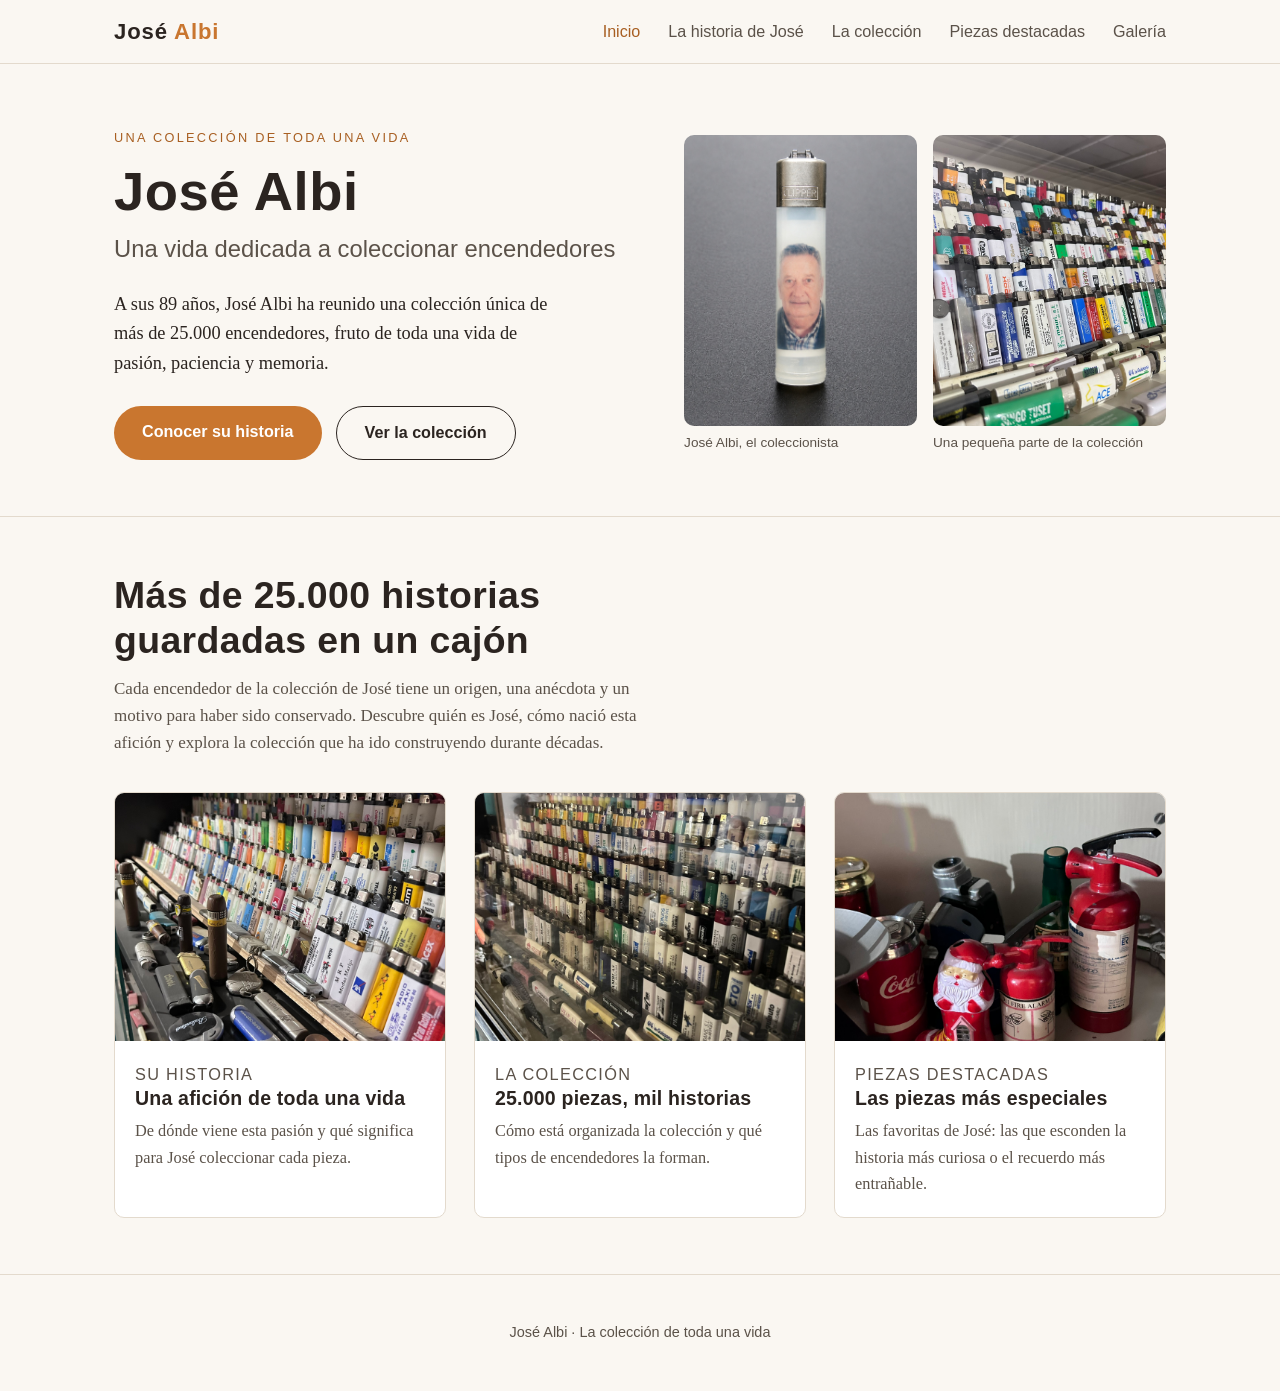
<file: index.html>
<!DOCTYPE html>
<html lang="es">
<head>
  <meta charset="UTF-8">
  <meta name="viewport" content="width=device-width, initial-scale=1.0">
  <title>José Albi — Una vida dedicada a coleccionar encendedores</title>
  <link rel="stylesheet" href="css/style.css">
</head>
<body>
  <header class="site-header">
    <div class="container">
      <a class="logo" href="index.html">José <span>Albi</span></a>
      <button class="nav-toggle" aria-label="Abrir menú" aria-expanded="false">☰</button>
      <nav class="main-nav" aria-label="Navegación principal">
        <ul>
          <li><a href="index.html" aria-current="page">Inicio</a></li>
          <li><a href="historia.html">La historia de José</a></li>
          <li><a href="coleccion.html">La colección</a></li>
          <li><a href="destacadas.html">Piezas destacadas</a></li>
          <li><a href="galeria.html">Galería</a></li>
        </ul>
      </nav>
    </div>
  </header>

  <main>
    <section class="hero">
      <div class="container hero-grid">
        <div>
          <p class="eyebrow">Una colección de toda una vida</p>
          <h1 class="title">José Albi</h1>
          <p class="subtitle">Una vida dedicada a coleccionar encendedores</p>
          <p class="lead">
            A sus 89 años, José Albi ha reunido una colección única de más de
            25.000 encendedores, fruto de toda una vida de pasión, paciencia
            y memoria.
          </p>
          <div class="cta-group">
            <a class="btn btn-primary" href="historia.html">Conocer su historia</a>
            <a class="btn btn-secondary" href="coleccion.html">Ver la colección</a>
          </div>
        </div>
        <div class="hero-photos">
          <figure>
            <img src="colección/jalbi.jpeg" alt="Retrato de José Albi, impreso sobre uno de sus propios encendedores">
            <figcaption>José Albi, el coleccionista</figcaption>
          </figure>
          <figure>
            <img src="colección/17E8A53F-FF81-4F0A-8305-0D11C7539B52_1_102_a.jpeg" alt="Vista general de la colección de encendedores de José Albi, organizada en estanterías">
            <figcaption>Una pequeña parte de la colección</figcaption>
          </figure>
        </div>
      </div>
    </section>

    <section>
      <div class="container">
        <div class="section-head">
          <h2>Más de 25.000 historias guardadas en un cajón</h2>
          <p>
            Cada encendedor de la colección de José tiene un origen, una
            anécdota y un motivo para haber sido conservado. Descubre quién es
            José, cómo nació esta afición y explora la colección que ha ido
            construyendo durante décadas.
          </p>
        </div>
        <div class="grid grid-3">
          <div class="card">
            <img src="colección/AA9E5A08-5421-48D4-BB56-C6C11E9CA771_1_102_a.jpeg" alt="Estantería con encendedores de mesa y piezas variadas">
            <div class="card-body">
              <p class="card-meta">Su historia</p>
              <h3>Una afición de toda una vida</h3>
              <p>De dónde viene esta pasión y qué significa para José coleccionar cada pieza.</p>
            </div>
          </div>
          <div class="card">
            <img src="colección/95B652E9-B0F4-46FE-A92B-D5AFEC277E64_1_102_a.jpeg" alt="Vitrina con cientos de encendedores ordenados por filas">
            <div class="card-body">
              <p class="card-meta">La colección</p>
              <h3>25.000 piezas, mil historias</h3>
              <p>Cómo está organizada la colección y qué tipos de encendedores la forman.</p>
            </div>
          </div>
          <div class="card">
            <img src="colección/F68542F6-E15B-4B4D-825F-082A3F31CDB3_1_102_a.jpeg" alt="Encendedores con formas curiosas, como un extintor en miniatura o un Papá Noel">
            <div class="card-body">
              <p class="card-meta">Piezas destacadas</p>
              <h3>Las piezas más especiales</h3>
              <p>Las favoritas de José: las que esconden la historia más curiosa o el recuerdo más entrañable.</p>
            </div>
          </div>
        </div>
      </div>
    </section>
  </main>

  <footer class="site-footer">
    <div class="container">
      <p>José Albi · La colección de toda una vida</p>
    </div>
  </footer>

  <script src="js/main.js"></script>
</body>
</html>
</file>
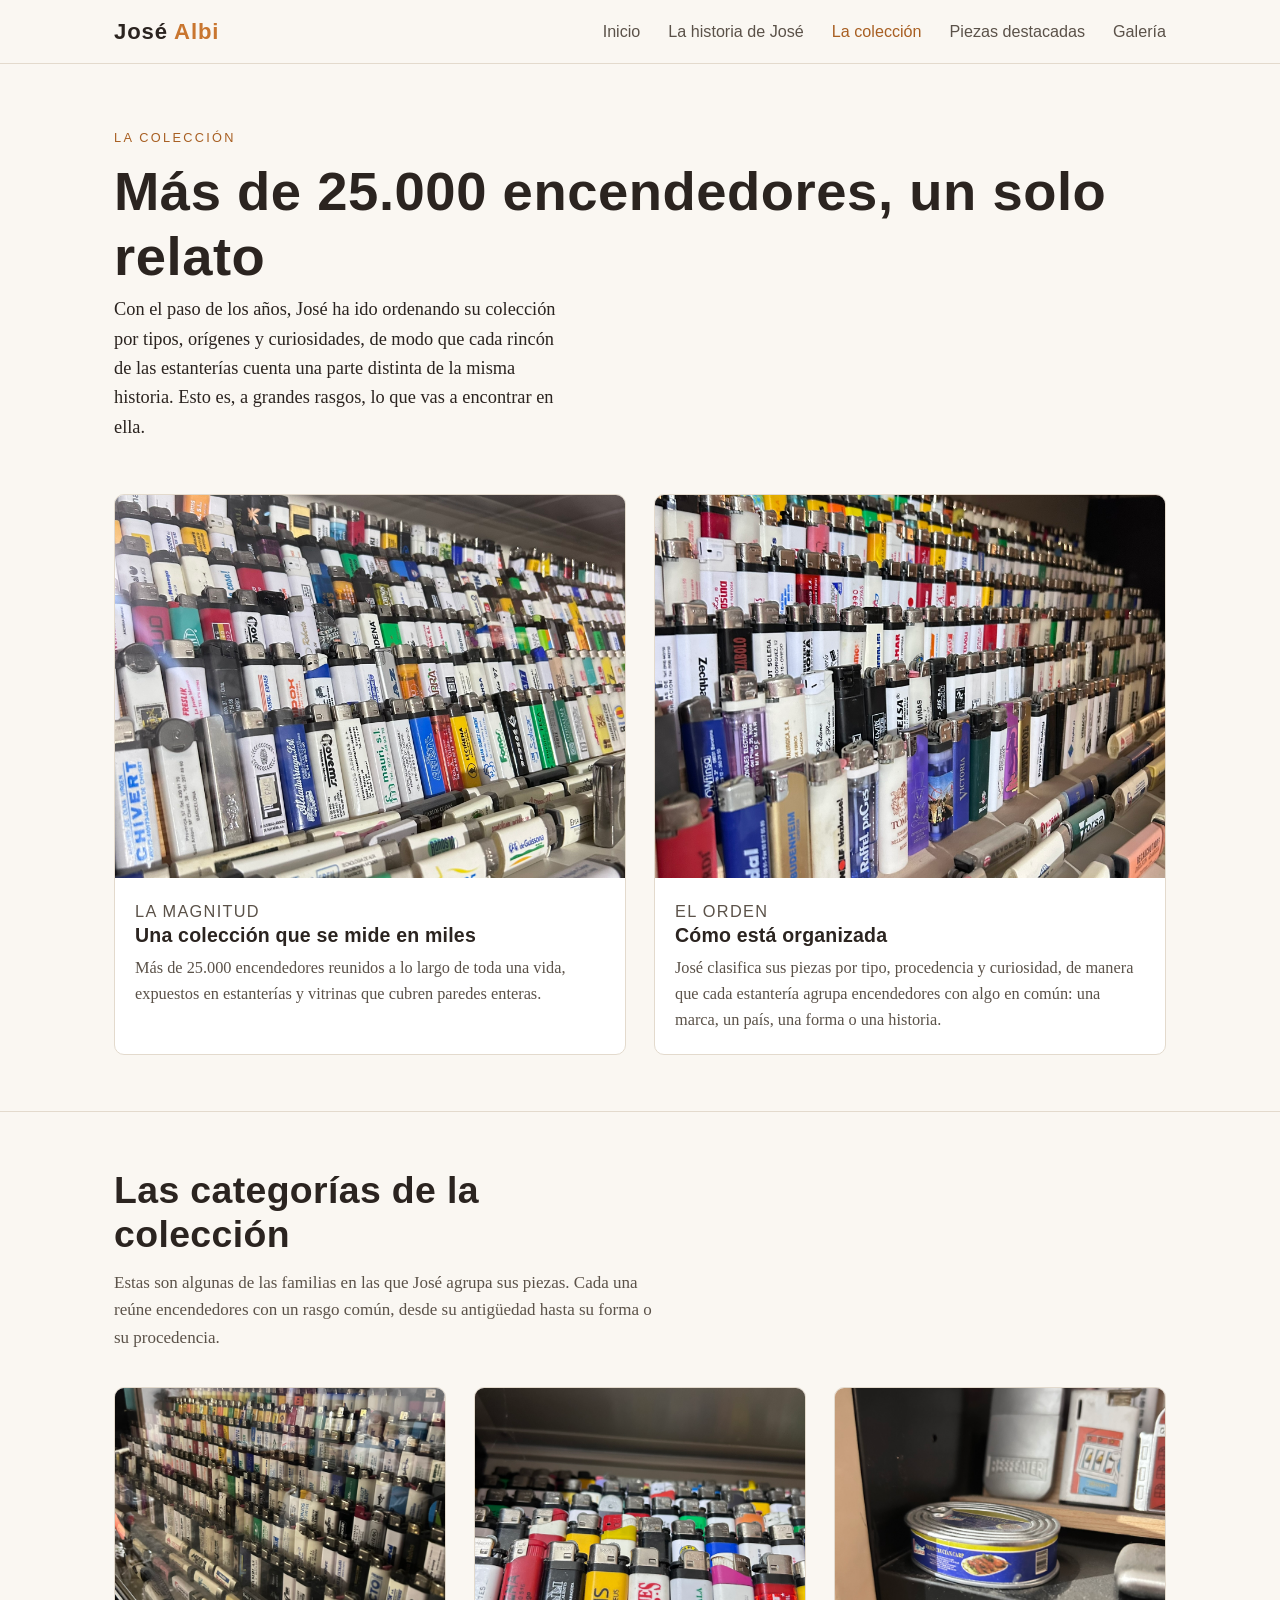
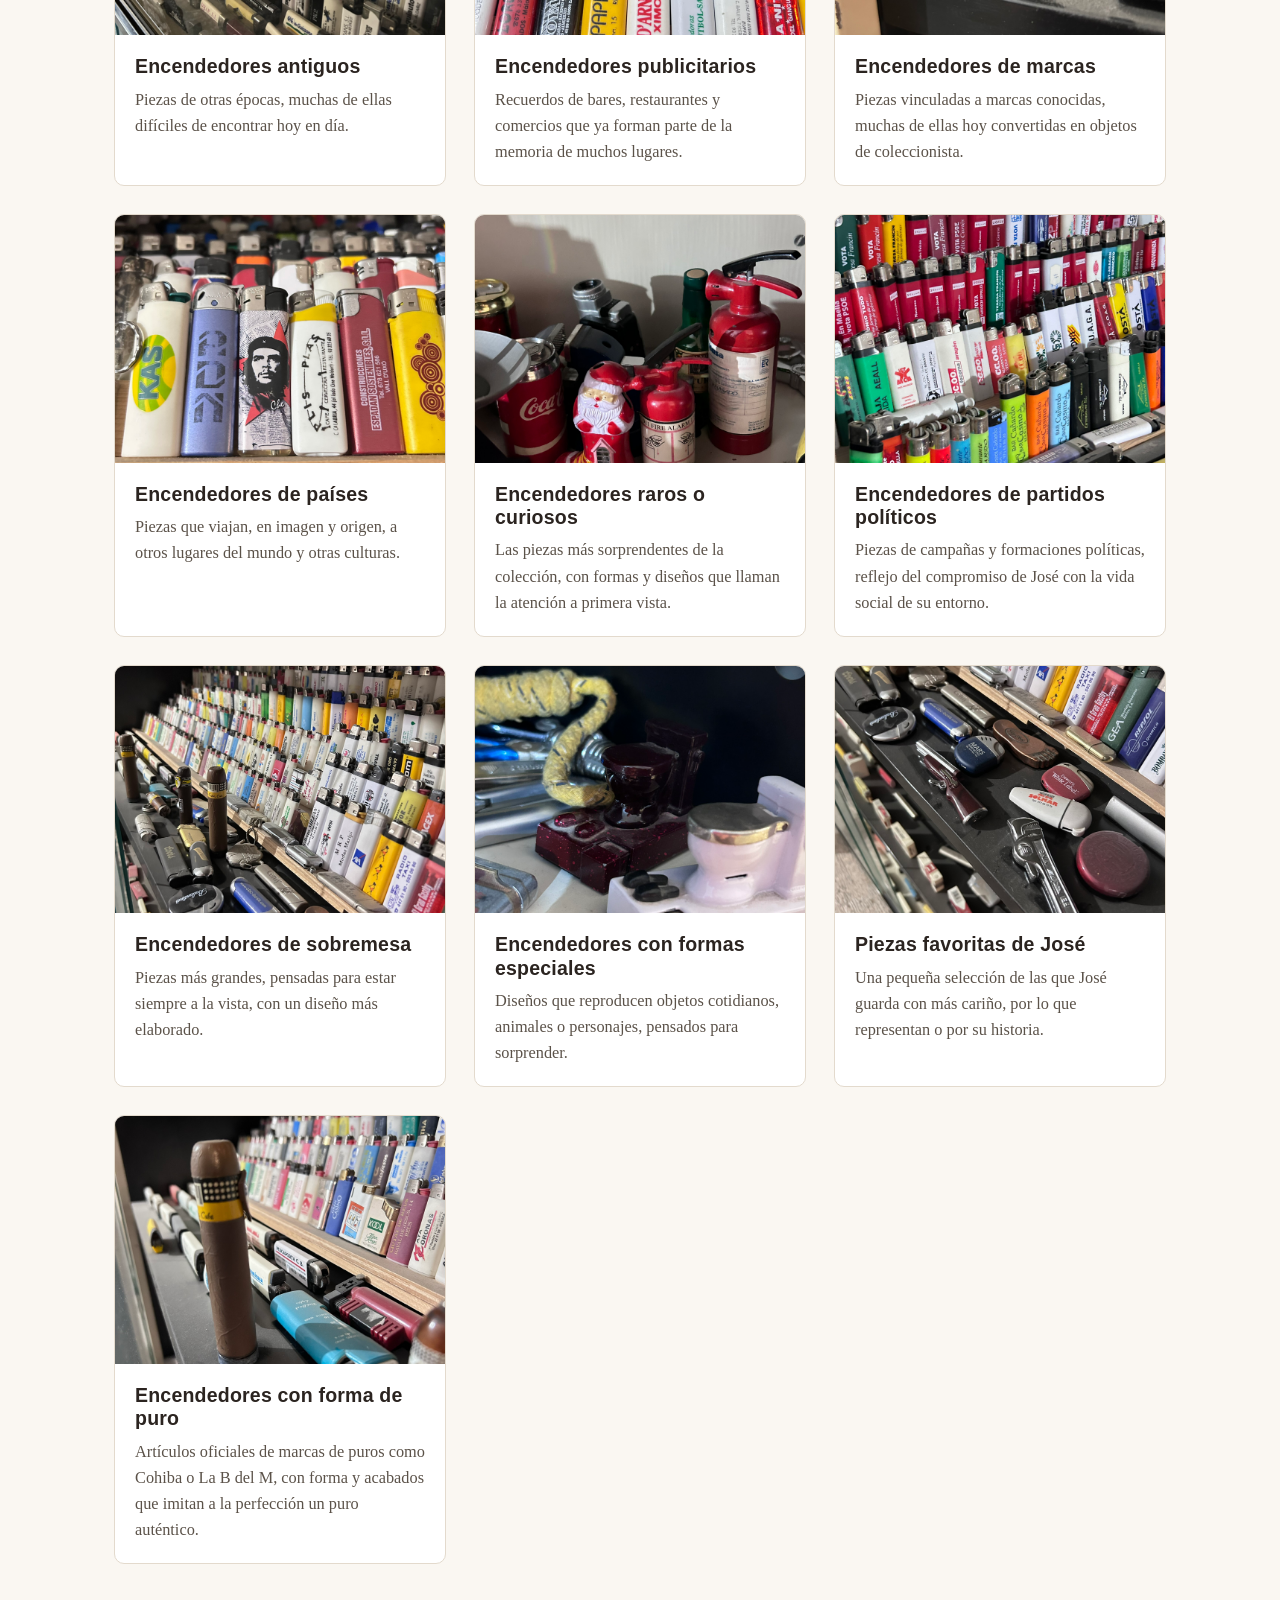
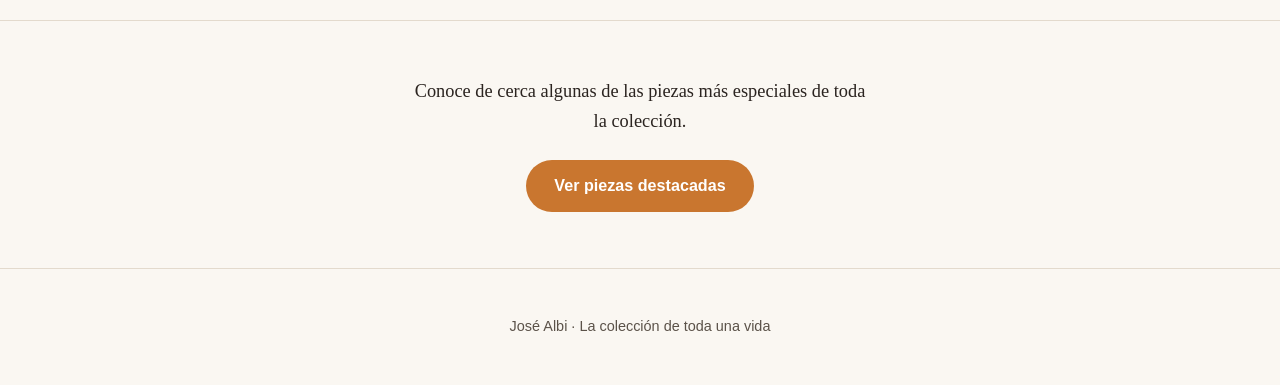
<file: coleccion.html>
<!DOCTYPE html>
<html lang="es">
<head>
  <meta charset="UTF-8">
  <meta name="viewport" content="width=device-width, initial-scale=1.0">
  <title>La colección — José Albi</title>
  <link rel="stylesheet" href="css/style.css">
</head>
<body>
  <header class="site-header">
    <div class="container">
      <a class="logo" href="index.html">José <span>Albi</span></a>
      <button class="nav-toggle" aria-label="Abrir menú" aria-expanded="false">☰</button>
      <nav class="main-nav" aria-label="Navegación principal">
        <ul>
          <li><a href="index.html">Inicio</a></li>
          <li><a href="historia.html">La historia de José</a></li>
          <li><a href="coleccion.html" aria-current="page">La colección</a></li>
          <li><a href="destacadas.html">Piezas destacadas</a></li>
          <li><a href="galeria.html">Galería</a></li>
        </ul>
      </nav>
    </div>
  </header>

  <main>
    <section class="hero" style="padding-bottom: 24px;">
      <div class="container">
        <p class="eyebrow">La colección</p>
        <h1 class="title">Más de 25.000 encendedores, un solo relato</h1>
        <p class="lead">
          Con el paso de los años, José ha ido ordenando su colección por
          tipos, orígenes y curiosidades, de modo que cada rincón de las
          estanterías cuenta una parte distinta de la misma historia. Esto es,
          a grandes rasgos, lo que vas a encontrar en ella.
        </p>
      </div>
    </section>

    <section style="border-top: none; padding-top: 0;">
      <div class="container">
        <div class="grid grid-2">
          <div class="card">
            <img src="colección/17E8A53F-FF81-4F0A-8305-0D11C7539B52_1_102_a.jpeg" alt="Estanterías repletas de encendedores ordenados por filas y colores">
            <div class="card-body">
              <p class="card-meta">La magnitud</p>
              <h3>Una colección que se mide en miles</h3>
              <p>
                Más de 25.000 encendedores reunidos a lo largo de toda una
                vida, expuestos en estanterías y vitrinas que cubren paredes
                enteras.
              </p>
            </div>
          </div>
          <div class="card">
            <img src="colección/E311D3E3-17F1-4B04-9CE3-981105A0BC90_1_102_a.jpeg" alt="Encendedores ordenados cuidadosamente por colores y tamaños">
            <div class="card-body">
              <p class="card-meta">El orden</p>
              <h3>Cómo está organizada</h3>
              <p>
                José clasifica sus piezas por tipo, procedencia y curiosidad,
                de manera que cada estantería agrupa encendedores con algo en
                común: una marca, un país, una forma o una historia.
              </p>
            </div>
          </div>
        </div>
      </div>
    </section>

    <section>
      <div class="container">
        <div class="section-head">
          <h2>Las categorías de la colección</h2>
          <p>
            Estas son algunas de las familias en las que José agrupa sus
            piezas. Cada una reúne encendedores con un rasgo común, desde su
            antigüedad hasta su forma o su procedencia.
          </p>
        </div>

        <div class="grid grid-3">

          <a class="card" href="categorias/antiguos.html">
            <img src="colección/95B652E9-B0F4-46FE-A92B-D5AFEC277E64_1_102_a.jpeg" alt="Vitrina con encendedores antiguos ordenados por filas">
            <div class="card-body">
              <h3>Encendedores antiguos</h3>
              <p>Piezas de otras épocas, muchas de ellas difíciles de encontrar hoy en día.</p>
            </div>
          </a>

          <a class="card" href="categorias/publicitarios.html">
            <img src="colección/48BE9F18-5BFC-44A1-A3B0-7DC5B0DA4E6B_1_102_a.jpeg" alt="Encendedores publicitarios de bares, restaurantes y comercios">
            <div class="card-body">
              <h3>Encendedores publicitarios</h3>
              <p>Recuerdos de bares, restaurantes y comercios que ya forman parte de la memoria de muchos lugares.</p>
            </div>
          </a>

          <a class="card" href="categorias/marcas.html">
            <img src="colección/F8B59A17-6491-4B8B-8C6A-EE9F5F832579_1_102_a.jpeg" alt="Encendedores y cajas de marcas reconocidas como Marlboro, Camel o Kent">
            <div class="card-body">
              <h3>Encendedores de marcas</h3>
              <p>Piezas vinculadas a marcas conocidas, muchas de ellas hoy convertidas en objetos de coleccionista.</p>
            </div>
          </a>

          <a class="card" href="categorias/paises.html">
            <img src="colección/0DBDCC2C-C46E-46F0-8FC6-68655EDA6187_1_102_a.jpeg" alt="Encendedor decorado con la imagen del Che Guevara junto a otras piezas singulares">
            <div class="card-body">
              <h3>Encendedores de países</h3>
              <p>Piezas que viajan, en imagen y origen, a otros lugares del mundo y otras culturas.</p>
            </div>
          </a>

          <a class="card" href="categorias/curiosos.html">
            <img src="colección/F68542F6-E15B-4B4D-825F-082A3F31CDB3_1_102_a.jpeg" alt="Encendedores con formas curiosas como un extintor en miniatura, un Papá Noel o una lata de refresco">
            <div class="card-body">
              <h3>Encendedores raros o curiosos</h3>
              <p>Las piezas más sorprendentes de la colección, con formas y diseños que llaman la atención a primera vista.</p>
            </div>
          </a>

          <a class="card" href="categorias/politicos.html">
            <img src="colección/878B7CD3-D8D2-4DA0-B749-65076C85F03B_1_102_a.jpeg" alt="Encendedores de campañas y partidos políticos locales, en distintos colores">
            <div class="card-body">
              <h3>Encendedores de partidos políticos</h3>
              <p>Piezas de campañas y formaciones políticas, reflejo del compromiso de José con la vida social de su entorno.</p>
            </div>
          </a>

          <a class="card" href="categorias/sobremesa.html">
            <img src="colección/AA9E5A08-5421-48D4-BB56-C6C11E9CA771_1_102_a.jpeg" alt="Encendedores de mesa expuestos junto a otras piezas de mayor tamaño">
            <div class="card-body">
              <h3>Encendedores de sobremesa</h3>
              <p>Piezas más grandes, pensadas para estar siempre a la vista, con un diseño más elaborado.</p>
            </div>
          </a>

          <a class="card" href="categorias/formas-especiales.html">
            <img src="colección/3DC3E6B9-7AE1-4DD2-9A76-E4AEEB80413E_1_102_a.jpeg" alt="Encendedores con forma de pequeños retretes, una de las piezas más curiosas de la colección">
            <div class="card-body">
              <h3>Encendedores con formas especiales</h3>
              <p>Diseños que reproducen objetos cotidianos, animales o personajes, pensados para sorprender.</p>
            </div>
          </a>

          <a class="card" href="categorias/favoritas.html">
            <img src="colección/A75F5979-3543-4F0E-8E4E-665DFD529410_1_102_a.jpeg" alt="Selección de piezas variadas entre las preferidas de José">
            <div class="card-body">
              <h3>Piezas favoritas de José</h3>
              <p>Una pequeña selección de las que José guarda con más cariño, por lo que representan o por su historia.</p>
            </div>
          </a>

          <a class="card" href="categorias/puros.html">
            <img src="colección/ED156CED-5D1F-4C1E-9534-E612003A75CF_1_102_a.jpeg" alt="Encendedor con forma de puro de la marca Cuba, expuesto junto a una larga fila de mecheros">
            <div class="card-body">
              <h3>Encendedores con forma de puro</h3>
              <p>Artículos oficiales de marcas de puros como Cohiba o La B del M, con forma y acabados que imitan a la perfección un puro auténtico.</p>
            </div>
          </a>

        </div>
      </div>
    </section>

    <section>
      <div class="container" style="text-align:center;">
        <p class="lead" style="margin: 0 auto 24px;">
          Conoce de cerca algunas de las piezas más especiales de toda la
          colección.
        </p>
        <a class="btn btn-primary" href="destacadas.html">Ver piezas destacadas</a>
      </div>
    </section>
  </main>

  <footer class="site-footer">
    <div class="container">
      <p>José Albi · La colección de toda una vida</p>
    </div>
  </footer>

  <script src="js/main.js"></script>
</body>
</html>
</file>
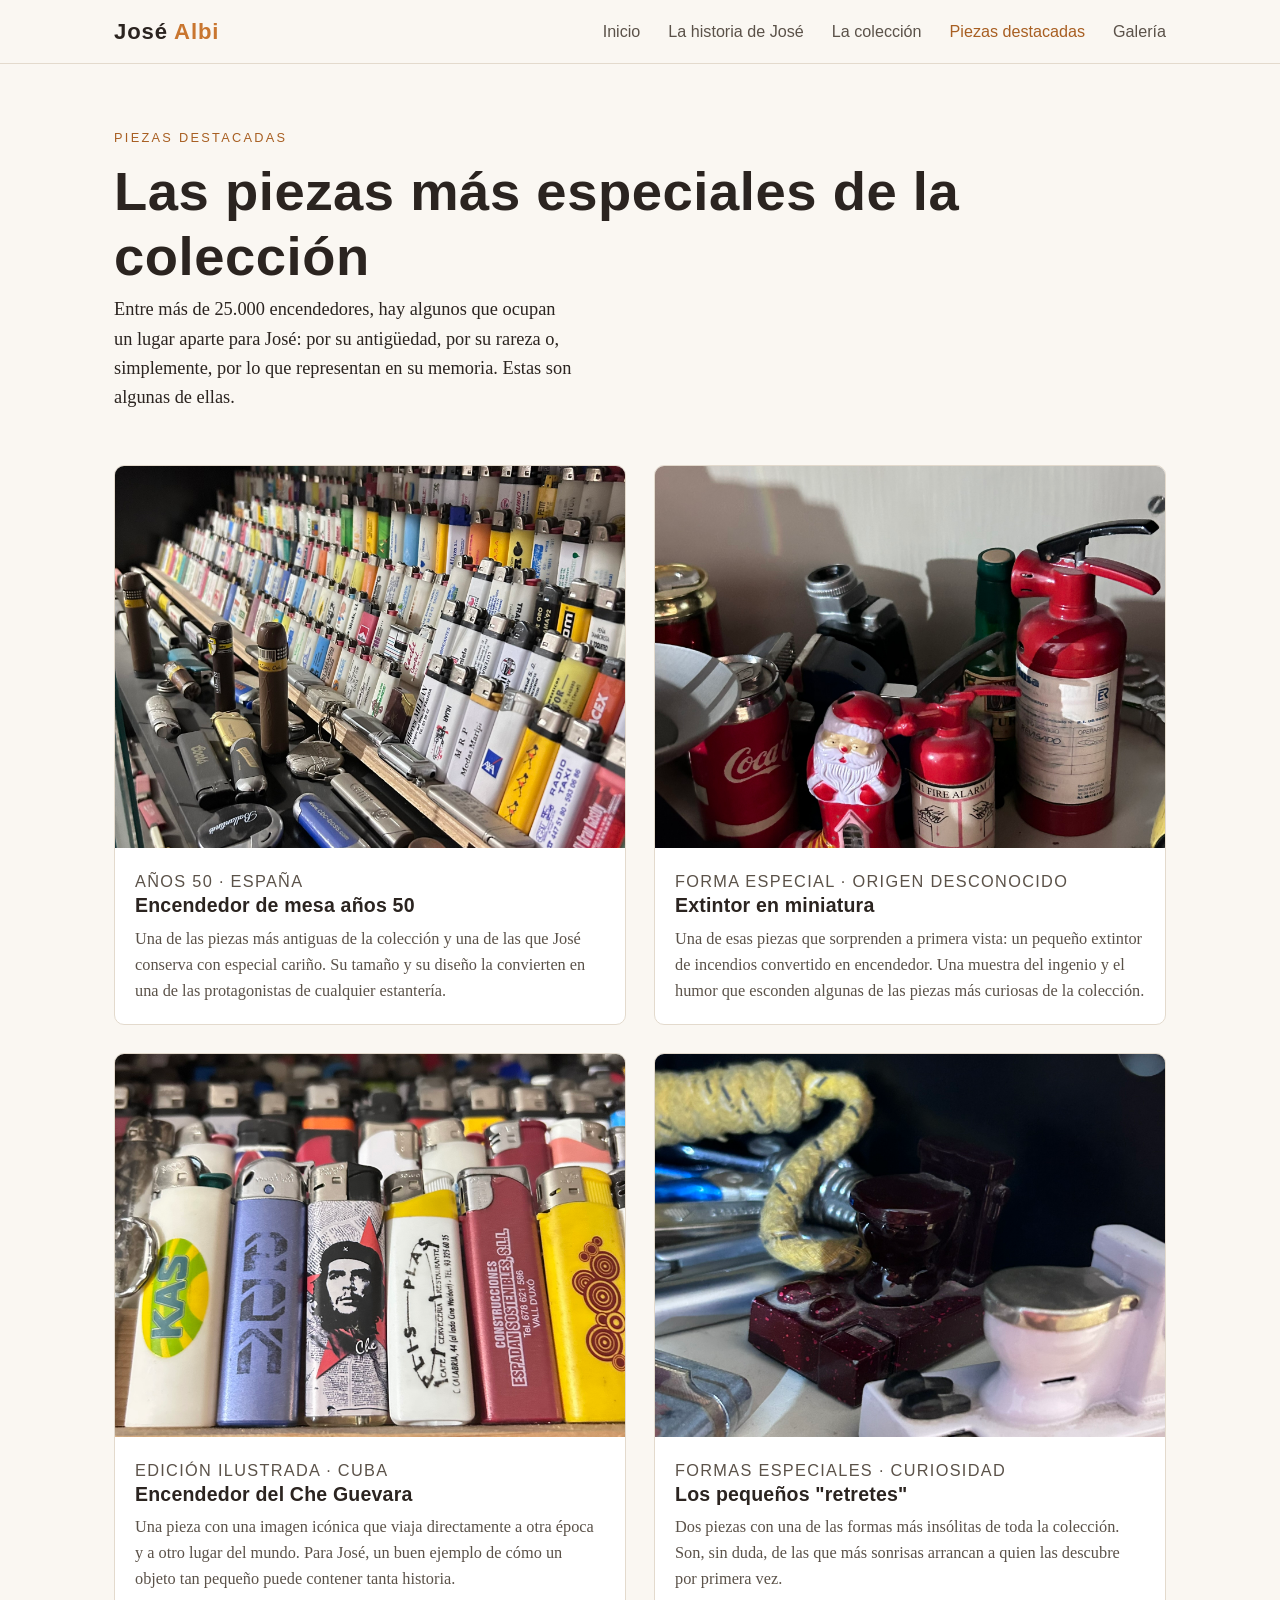
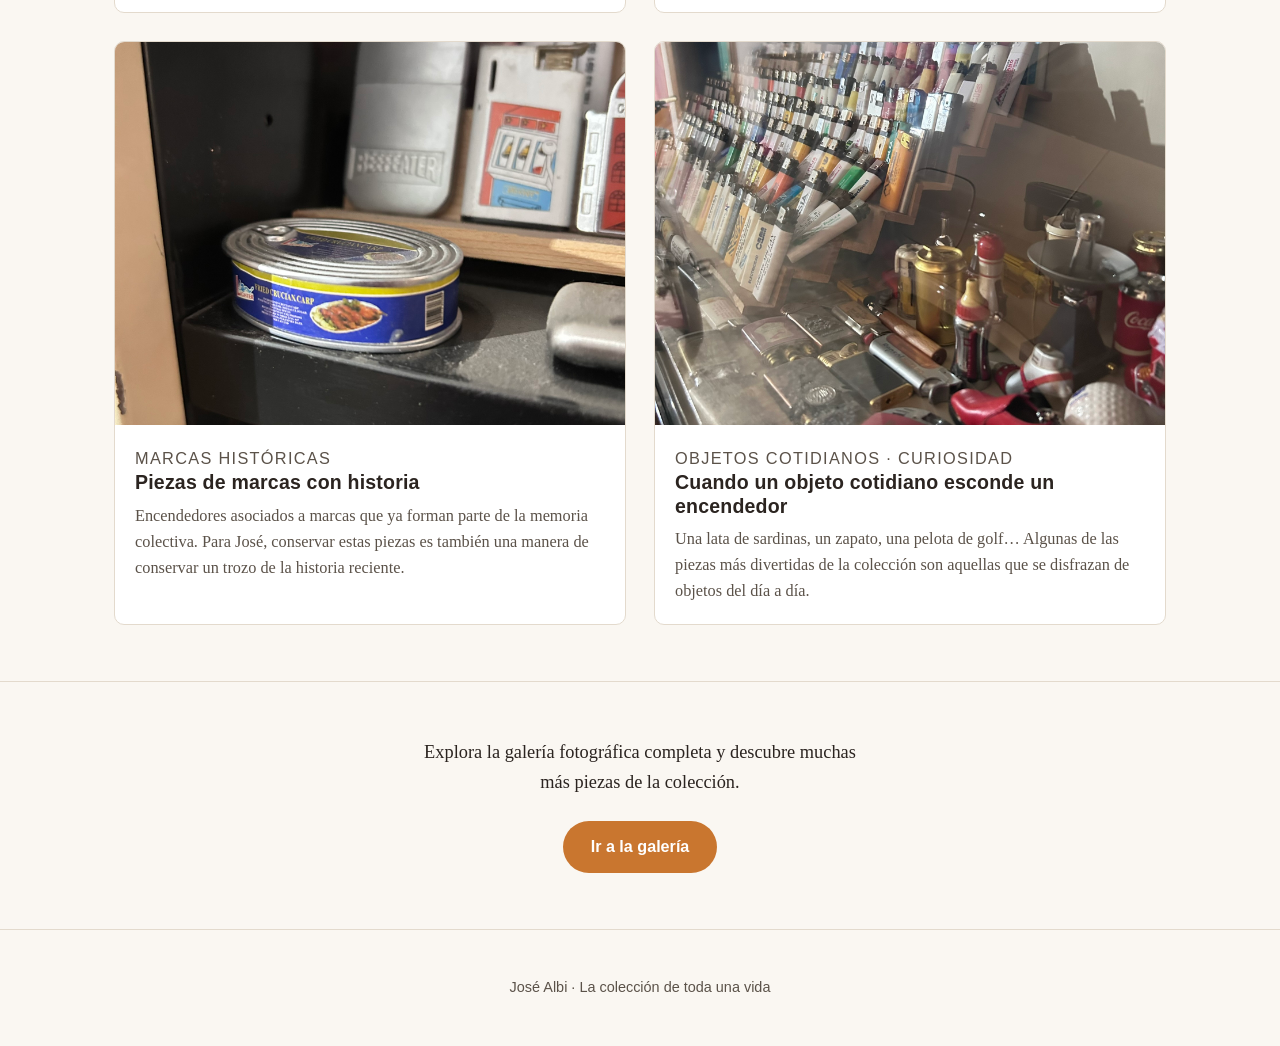
<file: destacadas.html>
<!DOCTYPE html>
<html lang="es">
<head>
  <meta charset="UTF-8">
  <meta name="viewport" content="width=device-width, initial-scale=1.0">
  <title>Piezas destacadas — José Albi</title>
  <link rel="stylesheet" href="css/style.css">
</head>
<body>
  <header class="site-header">
    <div class="container">
      <a class="logo" href="index.html">José <span>Albi</span></a>
      <button class="nav-toggle" aria-label="Abrir menú" aria-expanded="false">☰</button>
      <nav class="main-nav" aria-label="Navegación principal">
        <ul>
          <li><a href="index.html">Inicio</a></li>
          <li><a href="historia.html">La historia de José</a></li>
          <li><a href="coleccion.html">La colección</a></li>
          <li><a href="destacadas.html" aria-current="page">Piezas destacadas</a></li>
          <li><a href="galeria.html">Galería</a></li>
        </ul>
      </nav>
    </div>
  </header>

  <main>
    <section class="hero" style="padding-bottom: 24px;">
      <div class="container">
        <p class="eyebrow">Piezas destacadas</p>
        <h1 class="title">Las piezas más especiales de la colección</h1>
        <p class="lead">
          Entre más de 25.000 encendedores, hay algunos que ocupan un lugar
          aparte para José: por su antigüedad, por su rareza o, simplemente,
          por lo que representan en su memoria. Estas son algunas de ellas.
        </p>
      </div>
    </section>

    <section style="border-top: none; padding-top: 0;">
      <div class="container">
        <div class="grid grid-2">

          <article class="card">
            <img src="colección/AA9E5A08-5421-48D4-BB56-C6C11E9CA771_1_102_a.jpeg" alt="Encendedor de mesa de los años 50, una de las piezas más antiguas de la colección">
            <div class="card-body">
              <p class="card-meta">Años 50 · España</p>
              <h3>Encendedor de mesa años 50</h3>
              <p>
                Una de las piezas más antiguas de la colección y una de las
                que José conserva con especial cariño. Su tamaño y su diseño
                la convierten en una de las protagonistas de cualquier
                estantería.
              </p>
            </div>
          </article>

          <article class="card">
            <img src="colección/F68542F6-E15B-4B4D-825F-082A3F31CDB3_1_102_a.jpeg" alt="Encendedor en miniatura con forma de extintor de incendios, junto a un Papá Noel y una lata de Coca-Cola">
            <div class="card-body">
              <p class="card-meta">Forma especial · Origen desconocido</p>
              <h3>Extintor en miniatura</h3>
              <p>
                Una de esas piezas que sorprenden a primera vista: un
                pequeño extintor de incendios convertido en encendedor. Una
                muestra del ingenio y el humor que esconden algunas de las
                piezas más curiosas de la colección.
              </p>
            </div>
          </article>

          <article class="card">
            <img src="colección/0DBDCC2C-C46E-46F0-8FC6-68655EDA6187_1_102_a.jpeg" alt="Encendedor decorado con la imagen del Che Guevara">
            <div class="card-body">
              <p class="card-meta">Edición ilustrada · Cuba</p>
              <h3>Encendedor del Che Guevara</h3>
              <p>
                Una pieza con una imagen icónica que viaja directamente a
                otra época y a otro lugar del mundo. Para José, un buen
                ejemplo de cómo un objeto tan pequeño puede contener tanta
                historia.
              </p>
            </div>
          </article>

          <article class="card">
            <img src="colección/3DC3E6B9-7AE1-4DD2-9A76-E4AEEB80413E_1_102_a.jpeg" alt="Encendedores con forma de pequeños retretes en miniatura">
            <div class="card-body">
              <p class="card-meta">Formas especiales · Curiosidad</p>
              <h3>Los pequeños "retretes"</h3>
              <p>
                Dos piezas con una de las formas más insólitas de toda la
                colección. Son, sin duda, de las que más sonrisas arrancan a
                quien las descubre por primera vez.
              </p>
            </div>
          </article>

          <article class="card">
            <img src="colección/F8B59A17-6491-4B8B-8C6A-EE9F5F832579_1_102_a.jpeg" alt="Encendedores y cajas antiguas de marcas de tabaco como Marlboro, Camel y Kent">
            <div class="card-body">
              <p class="card-meta">Marcas históricas</p>
              <h3>Piezas de marcas con historia</h3>
              <p>
                Encendedores asociados a marcas que ya forman parte de la
                memoria colectiva. Para José, conservar estas piezas es
                también una manera de conservar un trozo de la historia
                reciente.
              </p>
            </div>
          </article>

          <article class="card">
            <img src="colección/75B2CC38-14AD-48E0-859E-5192633FD823_1_102_a.jpeg" alt="Encendedores con formas de objetos cotidianos como una lata de sardinas, un zapato o una pelota de golf">
            <div class="card-body">
              <p class="card-meta">Objetos cotidianos · Curiosidad</p>
              <h3>Cuando un objeto cotidiano esconde un encendedor</h3>
              <p>
                Una lata de sardinas, un zapato, una pelota de golf… Algunas
                de las piezas más divertidas de la colección son aquellas que
                se disfrazan de objetos del día a día.
              </p>
            </div>
          </article>

        </div>
      </div>
    </section>

    <section>
      <div class="container" style="text-align:center;">
        <p class="lead" style="margin: 0 auto 24px;">
          Explora la galería fotográfica completa y descubre muchas más
          piezas de la colección.
        </p>
        <a class="btn btn-primary" href="galeria.html">Ir a la galería</a>
      </div>
    </section>
  </main>

  <footer class="site-footer">
    <div class="container">
      <p>José Albi · La colección de toda una vida</p>
    </div>
  </footer>

  <script src="js/main.js"></script>
</body>
</html>
</file>
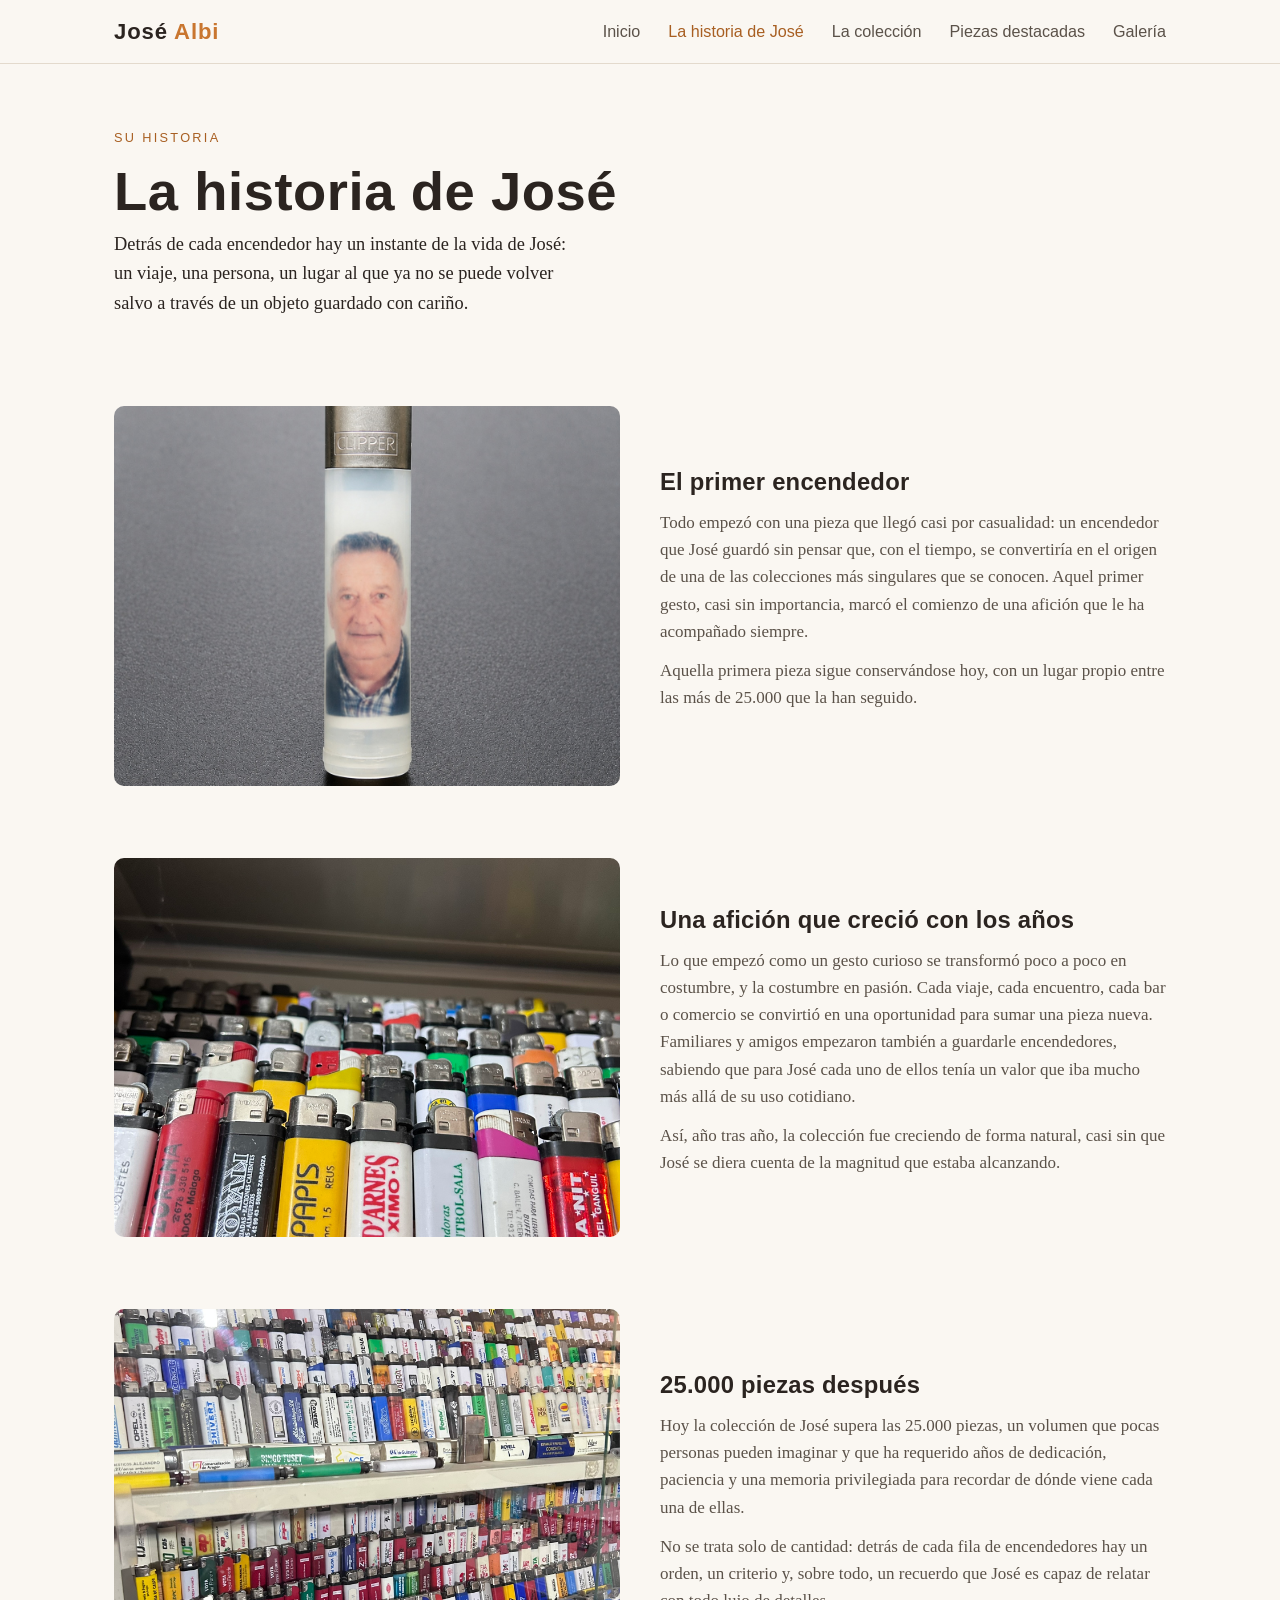
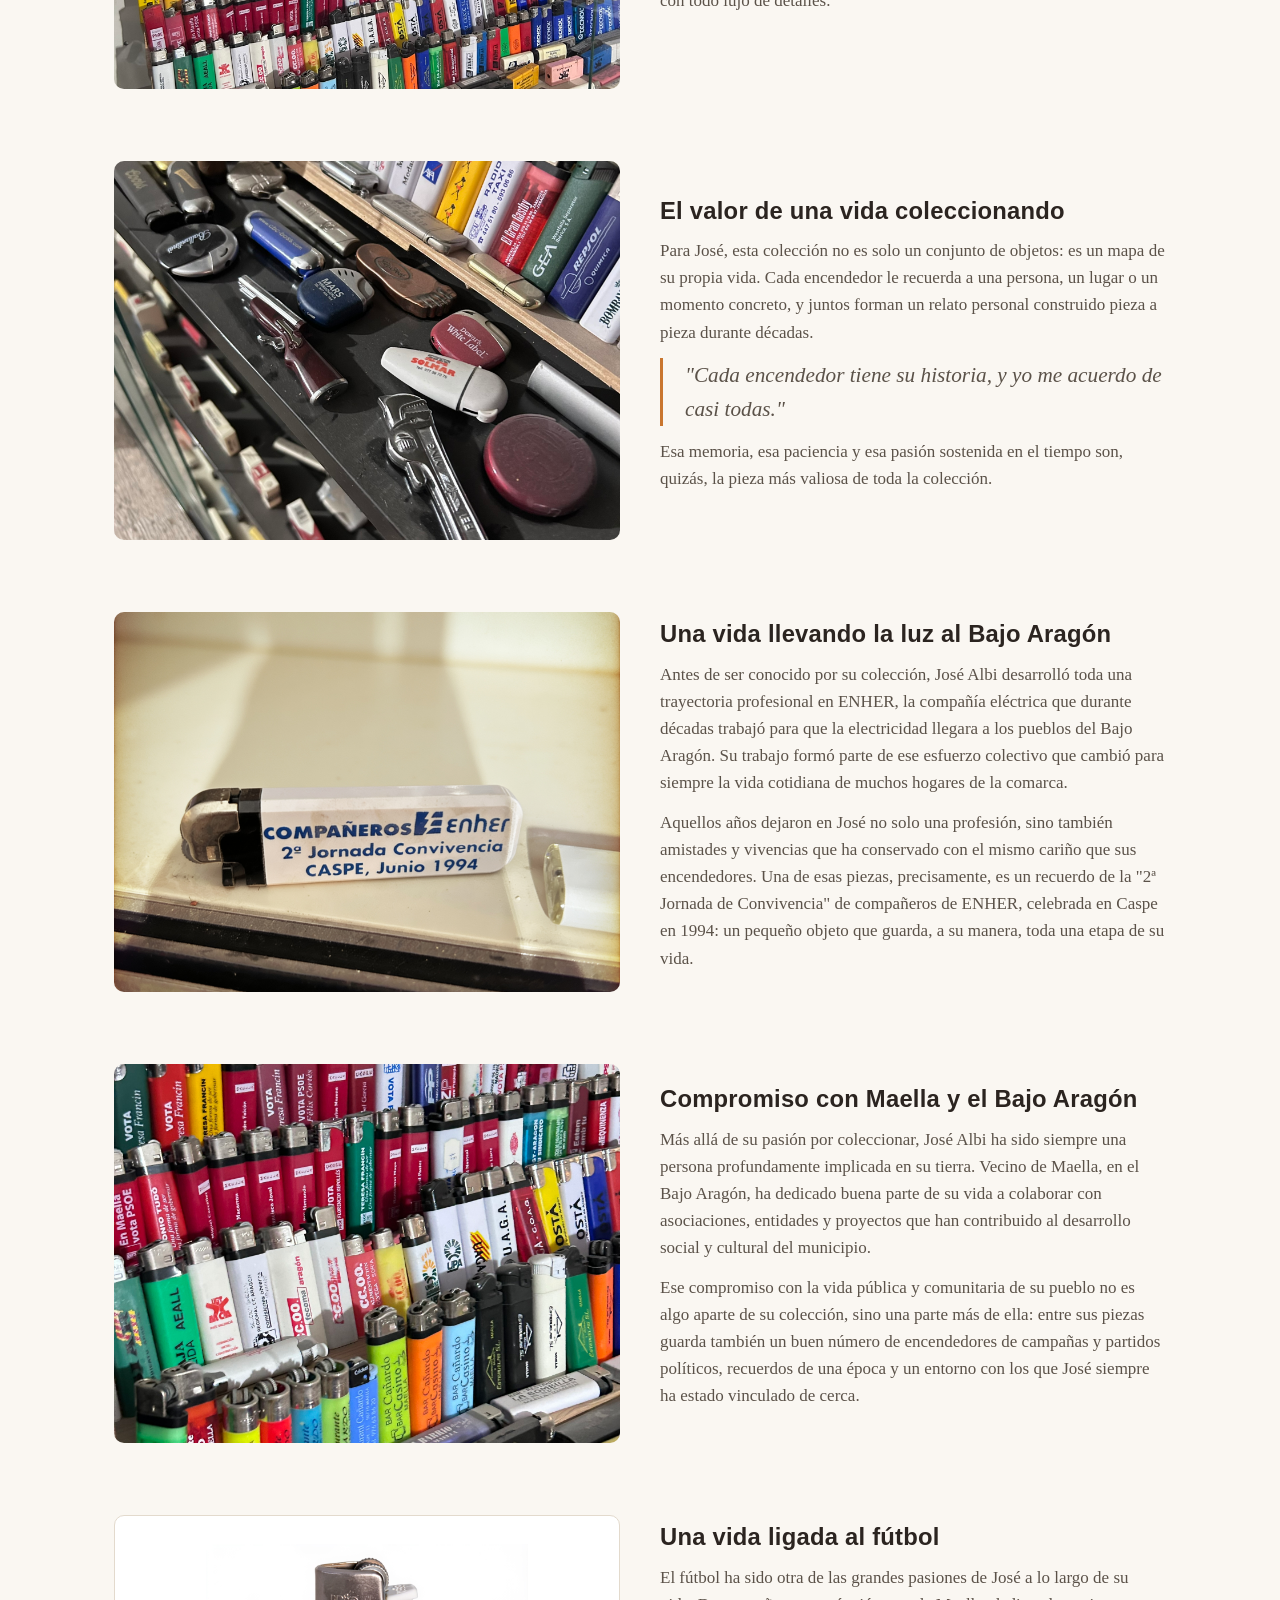
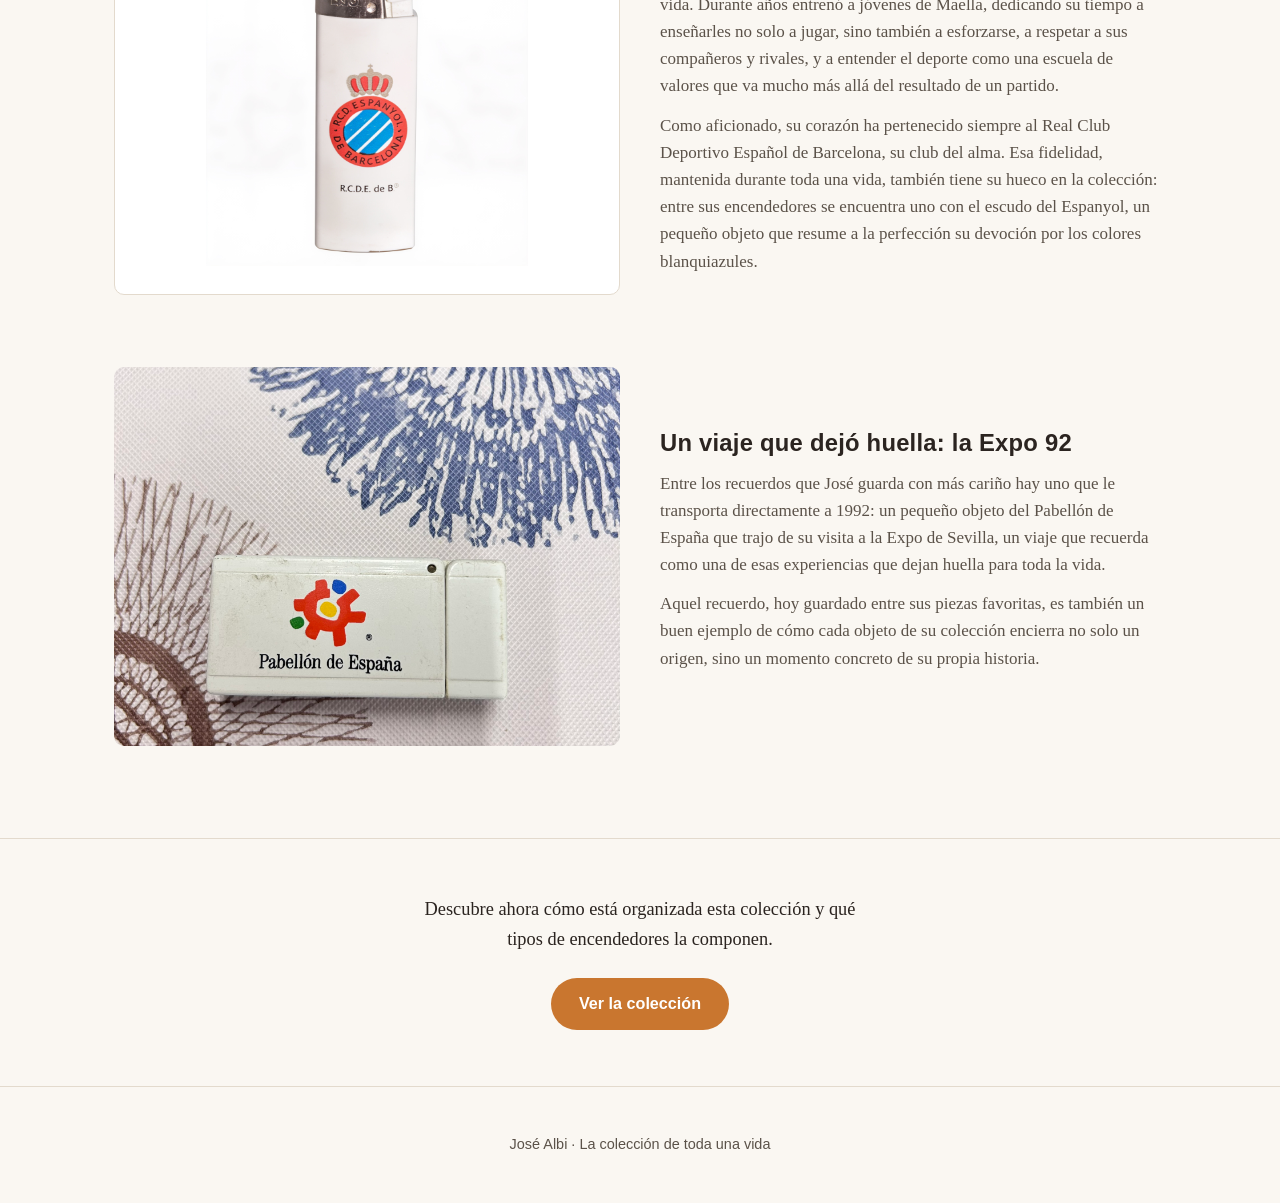
<file: historia.html>
<!DOCTYPE html>
<html lang="es">
<head>
  <meta charset="UTF-8">
  <meta name="viewport" content="width=device-width, initial-scale=1.0">
  <title>La historia de José — José Albi</title>
  <link rel="stylesheet" href="css/style.css">
</head>
<body>
  <header class="site-header">
    <div class="container">
      <a class="logo" href="index.html">José <span>Albi</span></a>
      <button class="nav-toggle" aria-label="Abrir menú" aria-expanded="false">☰</button>
      <nav class="main-nav" aria-label="Navegación principal">
        <ul>
          <li><a href="index.html">Inicio</a></li>
          <li><a href="historia.html" aria-current="page">La historia de José</a></li>
          <li><a href="coleccion.html">La colección</a></li>
          <li><a href="destacadas.html">Piezas destacadas</a></li>
          <li><a href="galeria.html">Galería</a></li>
        </ul>
      </nav>
    </div>
  </header>

  <main>
    <section class="hero" style="padding-bottom: 24px;">
      <div class="container">
        <p class="eyebrow">Su historia</p>
        <h1 class="title">La historia de José</h1>
        <p class="lead">
          Detrás de cada encendedor hay un instante de la vida de José: un
          viaje, una persona, un lugar al que ya no se puede volver salvo a
          través de un objeto guardado con cariño.
        </p>
      </div>
    </section>

    <section style="border-top: none; padding-top: 0;">
      <div class="container">

        <div class="story-block">
          <img src="colección/jalbi.jpeg" alt="Retrato de José Albi, impreso sobre uno de sus propios encendedores">
          <div class="story-text">
            <h3>El primer encendedor</h3>
            <p>
              Todo empezó con una pieza que llegó casi por casualidad: un
              encendedor que José guardó sin pensar que, con el tiempo, se
              convertiría en el origen de una de las colecciones más
              singulares que se conocen. Aquel primer gesto, casi sin
              importancia, marcó el comienzo de una afición que le ha
              acompañado siempre.
            </p>
            <p>
              Aquella primera pieza sigue conservándose hoy, con un lugar
              propio entre las más de 25.000 que la han seguido.
            </p>
          </div>
        </div>

        <div class="story-block">
          <img src="colección/48BE9F18-5BFC-44A1-A3B0-7DC5B0DA4E6B_1_102_a.jpeg" alt="Encendedores publicitarios de bares y restaurantes acumulados con el paso de los años">
          <div class="story-text">
            <h3>Una afición que creció con los años</h3>
            <p>
              Lo que empezó como un gesto curioso se transformó poco a poco
              en costumbre, y la costumbre en pasión. Cada viaje, cada
              encuentro, cada bar o comercio se convirtió en una oportunidad
              para sumar una pieza nueva. Familiares y amigos empezaron
              también a guardarle encendedores, sabiendo que para José cada
              uno de ellos tenía un valor que iba mucho más allá de su uso
              cotidiano.
            </p>
            <p>
              Así, año tras año, la colección fue creciendo de forma natural,
              casi sin que José se diera cuenta de la magnitud que estaba
              alcanzando.
            </p>
          </div>
        </div>

        <div class="story-block">
          <img src="colección/84195EC2-437F-4B61-A2B8-6A69AC1DAC7F_1_102_a.jpeg" alt="Pared completa cubierta de cientos de encendedores ordenados en filas">
          <div class="story-text">
            <h3>25.000 piezas después</h3>
            <p>
              Hoy la colección de José supera las 25.000 piezas, un volumen
              que pocas personas pueden imaginar y que ha requerido años de
              dedicación, paciencia y una memoria privilegiada para recordar
              de dónde viene cada una de ellas.
            </p>
            <p>
              No se trata solo de cantidad: detrás de cada fila de
              encendedores hay un orden, un criterio y, sobre todo, un
              recuerdo que José es capaz de relatar con todo lujo de
              detalles.
            </p>
          </div>
        </div>

        <div class="story-block">
          <img src="colección/A75F5979-3543-4F0E-8E4E-665DFD529410_1_102_a.jpeg" alt="Selección de piezas variadas y curiosas de la colección de José">
          <div class="story-text">
            <h3>El valor de una vida coleccionando</h3>
            <p>
              Para José, esta colección no es solo un conjunto de objetos: es
              un mapa de su propia vida. Cada encendedor le recuerda a una
              persona, un lugar o un momento concreto, y juntos forman un
              relato personal construido pieza a pieza durante décadas.
            </p>
            <p class="pull-quote">
              "Cada encendedor tiene su historia, y yo me acuerdo de casi
              todas."
            </p>
            <p>
              Esa memoria, esa paciencia y esa pasión sostenida en el tiempo
              son, quizás, la pieza más valiosa de toda la colección.
            </p>
          </div>
        </div>

        <div class="story-block">
          <img src="colección/enher.jpeg" alt="Encendedor conmemorativo de ENHER, de la 2ª Jornada de Convivencia de compañeros celebrada en Caspe en 1994">
          <div class="story-text">
            <h3>Una vida llevando la luz al Bajo Aragón</h3>
            <p>
              Antes de ser conocido por su colección, José Albi desarrolló
              toda una trayectoria profesional en ENHER, la compañía
              eléctrica que durante décadas trabajó para que la electricidad
              llegara a los pueblos del Bajo Aragón. Su trabajo formó parte
              de ese esfuerzo colectivo que cambió para siempre la vida
              cotidiana de muchos hogares de la comarca.
            </p>
            <p>
              Aquellos años dejaron en José no solo una profesión, sino
              también amistades y vivencias que ha conservado con el mismo
              cariño que sus encendedores. Una de esas piezas, precisamente,
              es un recuerdo de la "2ª Jornada de Convivencia" de compañeros
              de ENHER, celebrada en Caspe en 1994: un pequeño objeto que
              guarda, a su manera, toda una etapa de su vida.
            </p>
          </div>
        </div>

        <div class="story-block">
          <img src="colección/878B7CD3-D8D2-4DA0-B749-65076C85F03B_1_102_a.jpeg" alt="Encendedores de campañas y partidos políticos locales, en distintos colores">
          <div class="story-text">
            <h3>Compromiso con Maella y el Bajo Aragón</h3>
            <p>
              Más allá de su pasión por coleccionar, José Albi ha sido
              siempre una persona profundamente implicada en su tierra.
              Vecino de Maella, en el Bajo Aragón, ha dedicado buena parte de
              su vida a colaborar con asociaciones, entidades y proyectos que
              han contribuido al desarrollo social y cultural del municipio.
            </p>
            <p>
              Ese compromiso con la vida pública y comunitaria de su pueblo
              no es algo aparte de su colección, sino una parte más de ella:
              entre sus piezas guarda también un buen número de encendedores
              de campañas y partidos políticos, recuerdos de una época y un
              entorno con los que José siempre ha estado vinculado de cerca.
            </p>
          </div>
        </div>

        <div class="story-block">
          <img class="story-photo-contain" src="colección/rcd_espanol.jpeg" alt="Encendedor con el escudo del Real Club Deportivo Español de Barcelona">
          <div class="story-text">
            <h3>Una vida ligada al fútbol</h3>
            <p>
              El fútbol ha sido otra de las grandes pasiones de José a lo
              largo de su vida. Durante años entrenó a jóvenes de Maella,
              dedicando su tiempo a enseñarles no solo a jugar, sino también
              a esforzarse, a respetar a sus compañeros y rivales, y a
              entender el deporte como una escuela de valores que va mucho
              más allá del resultado de un partido.
            </p>
            <p>
              Como aficionado, su corazón ha pertenecido siempre al Real
              Club Deportivo Español de Barcelona, su club del alma. Esa
              fidelidad, mantenida durante toda una vida, también tiene su
              hueco en la colección: entre sus encendedores se encuentra uno
              con el escudo del Espanyol, un pequeño objeto que resume a la
              perfección su devoción por los colores blanquiazules.
            </p>
          </div>
        </div>

        <div class="story-block">
          <img src="colección/89428241-FB3E-480A-86F3-3EC1F2C9F1B9_1_102_a.jpeg" alt="Recuerdo del Pabellón de España de la Expo 92 de Sevilla">
          <div class="story-text">
            <h3>Un viaje que dejó huella: la Expo 92</h3>
            <p>
              Entre los recuerdos que José guarda con más cariño hay uno
              que le transporta directamente a 1992: un pequeño objeto del
              Pabellón de España que trajo de su visita a la Expo de
              Sevilla, un viaje que recuerda como una de esas experiencias
              que dejan huella para toda la vida.
            </p>
            <p>
              Aquel recuerdo, hoy guardado entre sus piezas favoritas, es
              también un buen ejemplo de cómo cada objeto de su colección
              encierra no solo un origen, sino un momento concreto de su
              propia historia.
            </p>
          </div>
        </div>

      </div>
    </section>

    <section>
      <div class="container" style="text-align:center;">
        <p class="lead" style="margin: 0 auto 24px;">
          Descubre ahora cómo está organizada esta colección y qué tipos de
          encendedores la componen.
        </p>
        <a class="btn btn-primary" href="coleccion.html">Ver la colección</a>
      </div>
    </section>
  </main>

  <footer class="site-footer">
    <div class="container">
      <p>José Albi · La colección de toda una vida</p>
    </div>
  </footer>

  <script src="js/main.js"></script>
</body>
</html>
</file>
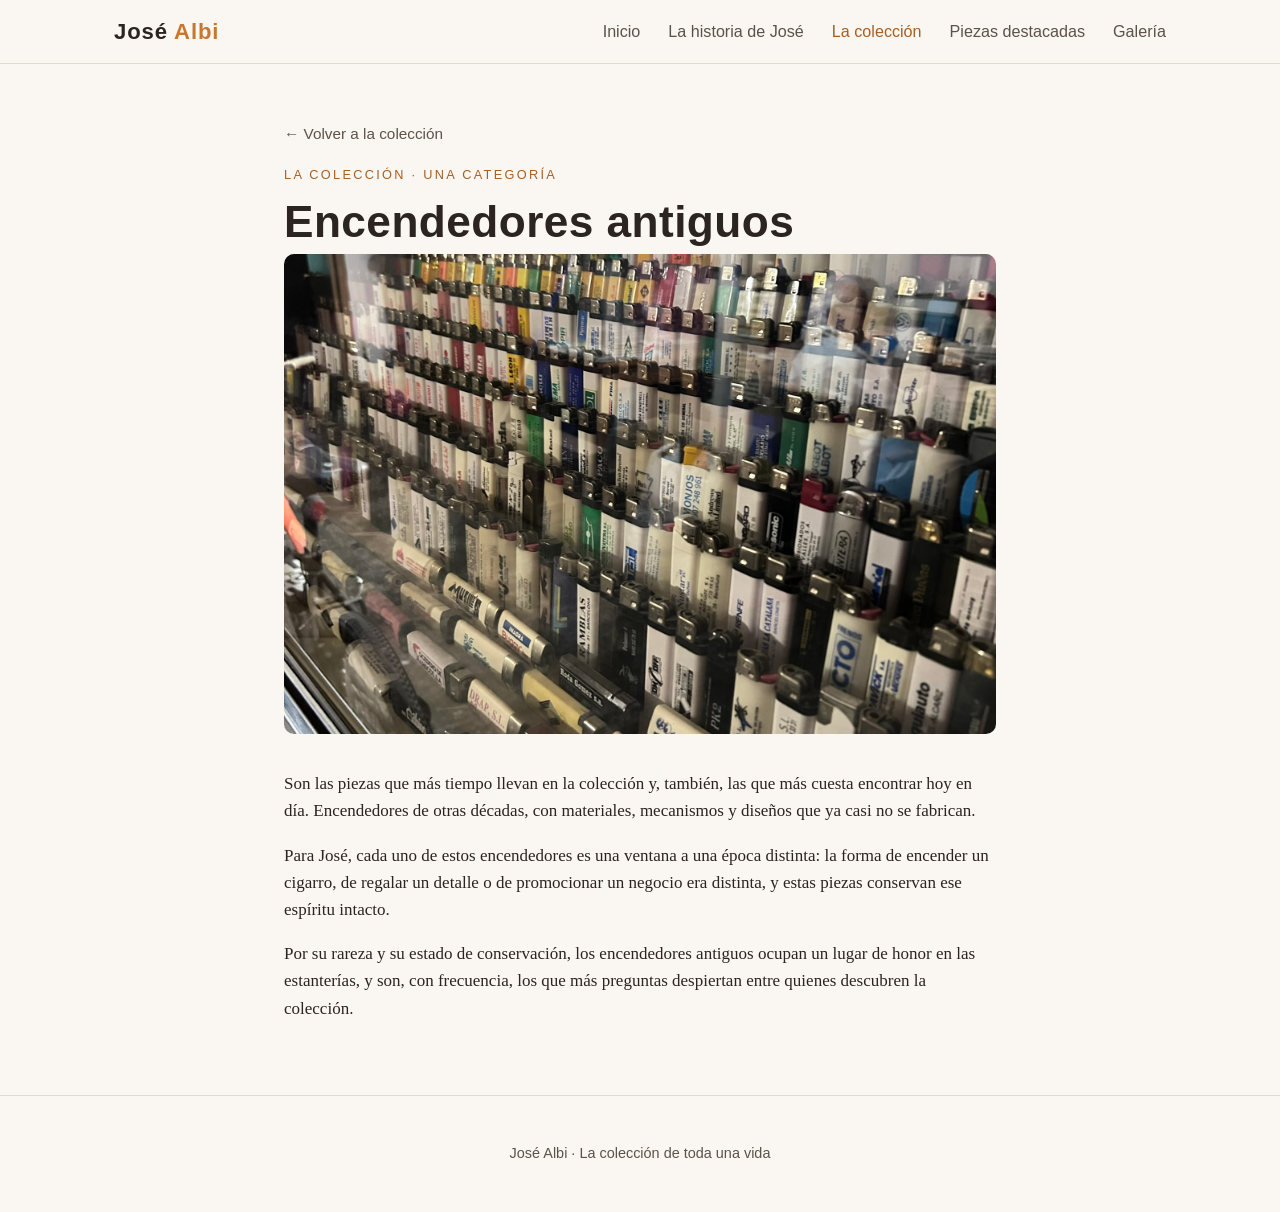
<file: categorias/antiguos.html>
<!DOCTYPE html>
<html lang="es">
<head>
  <meta charset="UTF-8">
  <meta name="viewport" content="width=device-width, initial-scale=1.0">
  <title>Encendedores antiguos — José Albi</title>
  <link rel="stylesheet" href="../css/style.css">
</head>
<body>
  <header class="site-header">
    <div class="container">
      <a class="logo" href="../index.html">José <span>Albi</span></a>
      <button class="nav-toggle" aria-label="Abrir menú" aria-expanded="false">☰</button>
      <nav class="main-nav" aria-label="Navegación principal">
        <ul>
          <li><a href="../index.html">Inicio</a></li>
          <li><a href="../historia.html">La historia de José</a></li>
          <li><a href="../coleccion.html" aria-current="page">La colección</a></li>
          <li><a href="../destacadas.html">Piezas destacadas</a></li>
          <li><a href="../galeria.html">Galería</a></li>
        </ul>
      </nav>
    </div>
  </header>

  <main>
    <section>
      <div class="container" style="max-width: 760px;">
        <a class="back-link" href="../coleccion.html">&larr; Volver a la colección</a>
        <p class="eyebrow">La colección · Una categoría</p>
        <h1 class="title" style="font-size: clamp(1.8rem, 4vw, 2.6rem);">Encendedores antiguos</h1>

        <img class="category-photo" src="../colección/95B652E9-B0F4-46FE-A92B-D5AFEC277E64_1_102_a.jpeg" alt="Vitrina con encendedores antiguos ordenados cuidadosamente por filas">

        <p>
          Son las piezas que más tiempo llevan en la colección y, también,
          las que más cuesta encontrar hoy en día. Encendedores de otras
          décadas, con materiales, mecanismos y diseños que ya casi no se
          fabrican.
        </p>
        <p>
          Para José, cada uno de estos encendedores es una ventana a una
          época distinta: la forma de encender un cigarro, de regalar un
          detalle o de promocionar un negocio era distinta, y estas piezas
          conservan ese espíritu intacto.
        </p>
        <p>
          Por su rareza y su estado de conservación, los encendedores
          antiguos ocupan un lugar de honor en las estanterías, y son, con
          frecuencia, los que más preguntas despiertan entre quienes
          descubren la colección.
        </p>
      </div>
    </section>
  </main>

  <footer class="site-footer">
    <div class="container">
      <p>José Albi · La colección de toda una vida</p>
    </div>
  </footer>

  <script src="../js/main.js"></script>
</body>
</html>
</file>
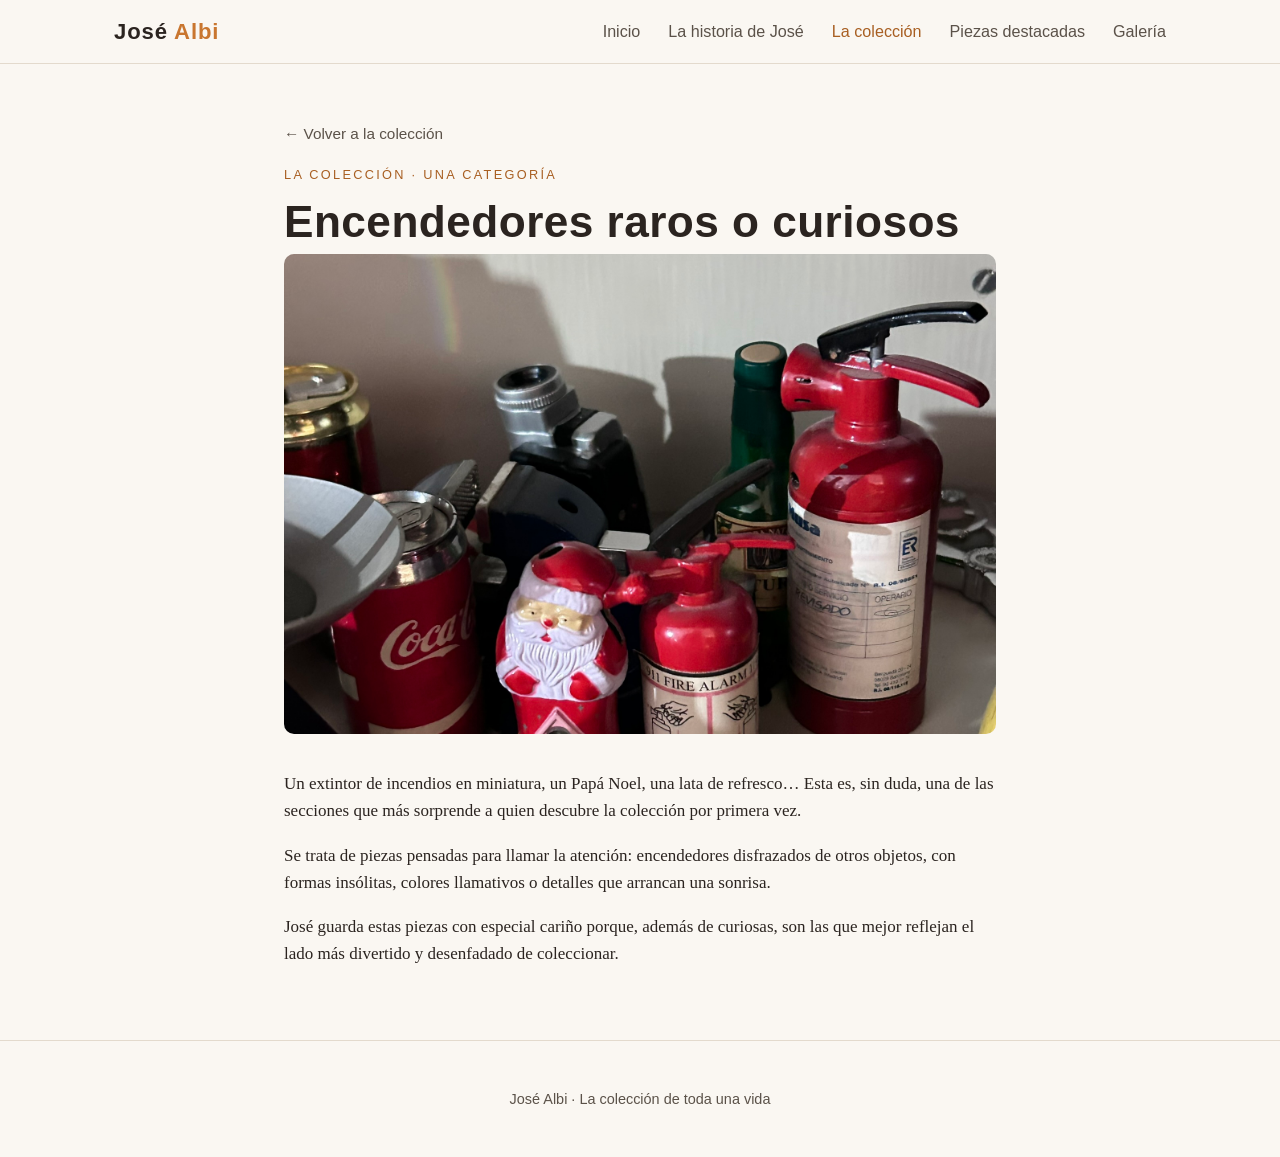
<file: categorias/curiosos.html>
<!DOCTYPE html>
<html lang="es">
<head>
  <meta charset="UTF-8">
  <meta name="viewport" content="width=device-width, initial-scale=1.0">
  <title>Encendedores raros o curiosos — José Albi</title>
  <link rel="stylesheet" href="../css/style.css">
</head>
<body>
  <header class="site-header">
    <div class="container">
      <a class="logo" href="../index.html">José <span>Albi</span></a>
      <button class="nav-toggle" aria-label="Abrir menú" aria-expanded="false">☰</button>
      <nav class="main-nav" aria-label="Navegación principal">
        <ul>
          <li><a href="../index.html">Inicio</a></li>
          <li><a href="../historia.html">La historia de José</a></li>
          <li><a href="../coleccion.html" aria-current="page">La colección</a></li>
          <li><a href="../destacadas.html">Piezas destacadas</a></li>
          <li><a href="../galeria.html">Galería</a></li>
        </ul>
      </nav>
    </div>
  </header>

  <main>
    <section>
      <div class="container" style="max-width: 760px;">
        <a class="back-link" href="../coleccion.html">&larr; Volver a la colección</a>
        <p class="eyebrow">La colección · Una categoría</p>
        <h1 class="title" style="font-size: clamp(1.8rem, 4vw, 2.6rem);">Encendedores raros o curiosos</h1>

        <img class="category-photo" src="../colección/F68542F6-E15B-4B4D-825F-082A3F31CDB3_1_102_a.jpeg" alt="Encendedores con formas curiosas: extintor en miniatura, Papá Noel y lata de Coca-Cola">

        <p>
          Un extintor de incendios en miniatura, un Papá Noel, una lata de
          refresco… Esta es, sin duda, una de las secciones que más sorprende
          a quien descubre la colección por primera vez.
        </p>
        <p>
          Se trata de piezas pensadas para llamar la atención: encendedores
          disfrazados de otros objetos, con formas insólitas, colores
          llamativos o detalles que arrancan una sonrisa.
        </p>
        <p>
          José guarda estas piezas con especial cariño porque, además de
          curiosas, son las que mejor reflejan el lado más divertido y
          desenfadado de coleccionar.
        </p>
      </div>
    </section>
  </main>

  <footer class="site-footer">
    <div class="container">
      <p>José Albi · La colección de toda una vida</p>
    </div>
  </footer>

  <script src="../js/main.js"></script>
</body>
</html>
</file>
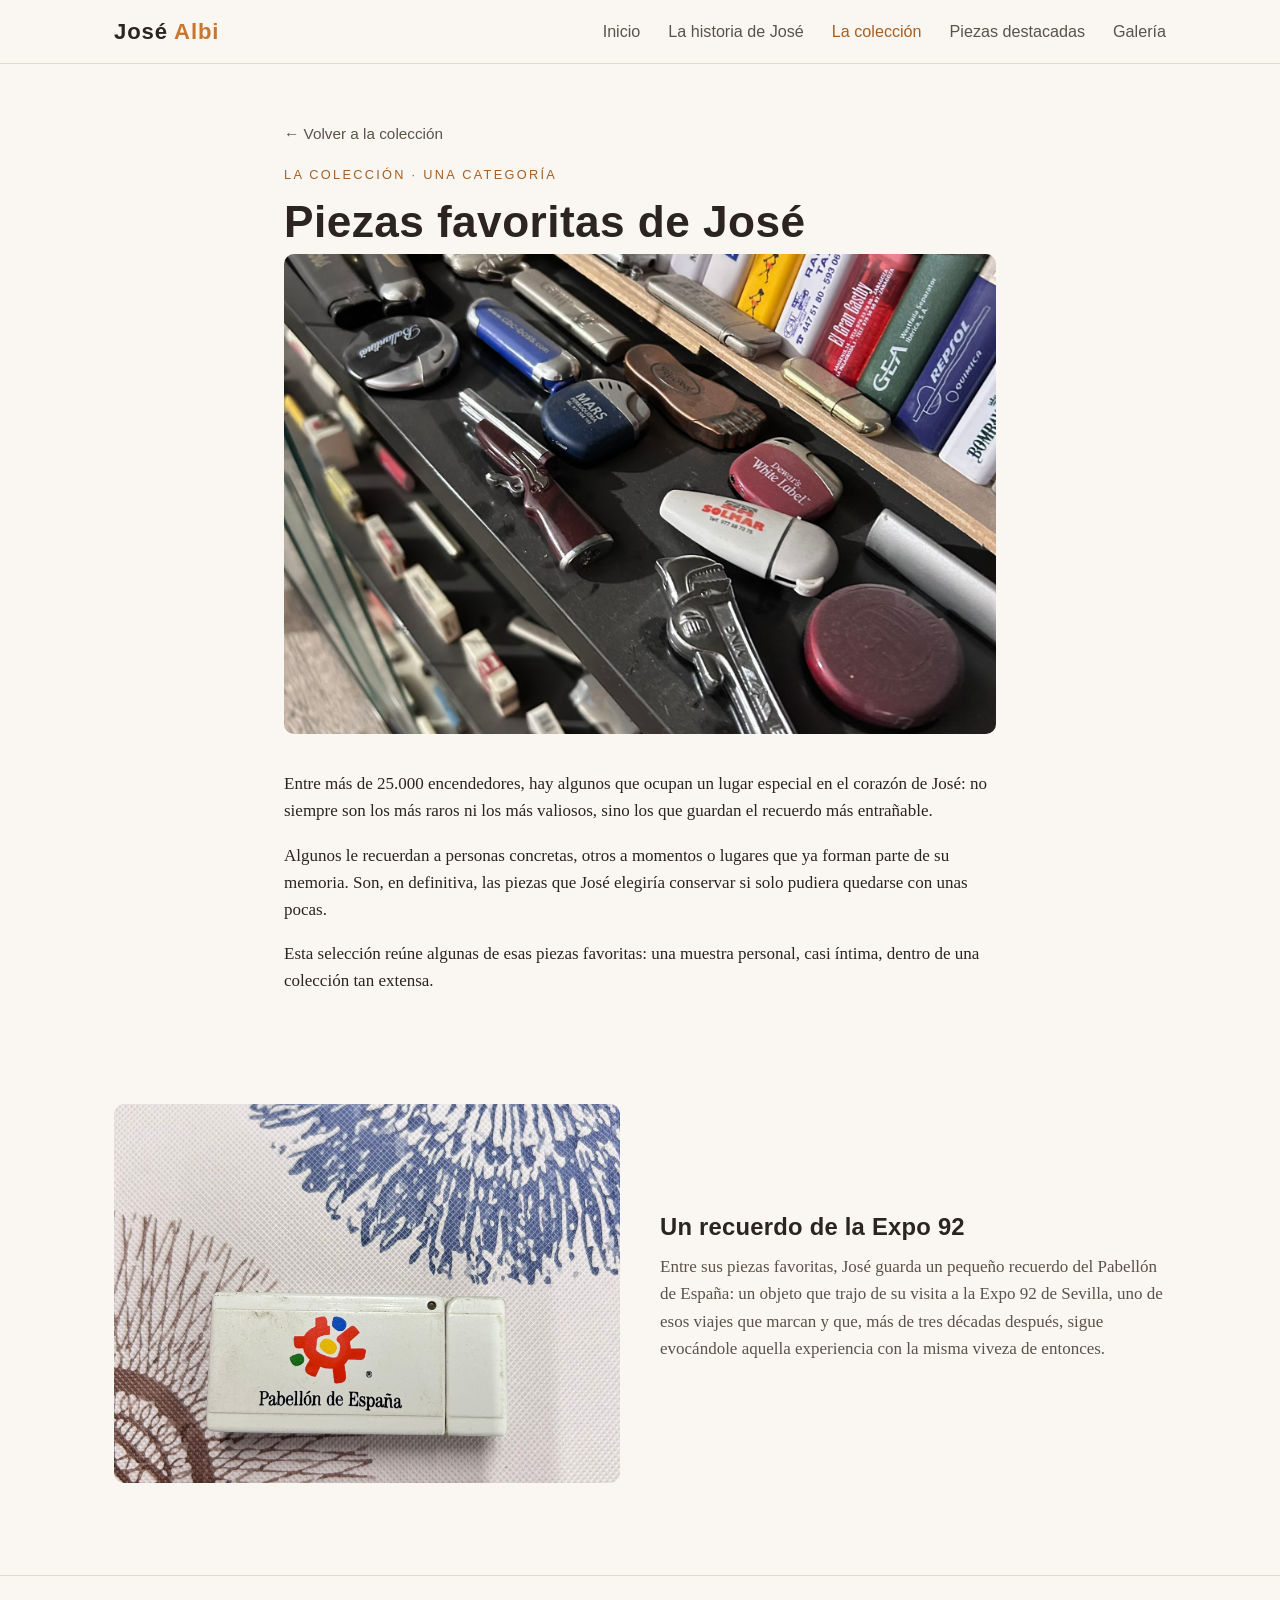
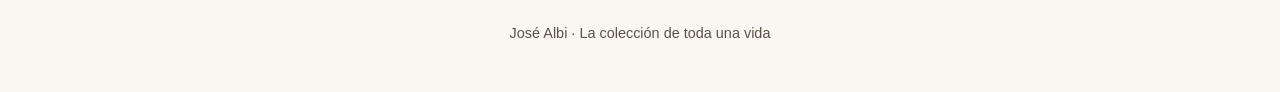
<file: categorias/favoritas.html>
<!DOCTYPE html>
<html lang="es">
<head>
  <meta charset="UTF-8">
  <meta name="viewport" content="width=device-width, initial-scale=1.0">
  <title>Piezas favoritas de José — José Albi</title>
  <link rel="stylesheet" href="../css/style.css">
</head>
<body>
  <header class="site-header">
    <div class="container">
      <a class="logo" href="../index.html">José <span>Albi</span></a>
      <button class="nav-toggle" aria-label="Abrir menú" aria-expanded="false">☰</button>
      <nav class="main-nav" aria-label="Navegación principal">
        <ul>
          <li><a href="../index.html">Inicio</a></li>
          <li><a href="../historia.html">La historia de José</a></li>
          <li><a href="../coleccion.html" aria-current="page">La colección</a></li>
          <li><a href="../destacadas.html">Piezas destacadas</a></li>
          <li><a href="../galeria.html">Galería</a></li>
        </ul>
      </nav>
    </div>
  </header>

  <main>
    <section>
      <div class="container" style="max-width: 760px;">
        <a class="back-link" href="../coleccion.html">&larr; Volver a la colección</a>
        <p class="eyebrow">La colección · Una categoría</p>
        <h1 class="title" style="font-size: clamp(1.8rem, 4vw, 2.6rem);">Piezas favoritas de José</h1>

        <img class="category-photo" src="../colección/A75F5979-3543-4F0E-8E4E-665DFD529410_1_102_a.jpeg" alt="Selección de piezas variadas entre las preferidas de José">

        <p>
          Entre más de 25.000 encendedores, hay algunos que ocupan un lugar
          especial en el corazón de José: no siempre son los más raros ni los
          más valiosos, sino los que guardan el recuerdo más entrañable.
        </p>
        <p>
          Algunos le recuerdan a personas concretas, otros a momentos o
          lugares que ya forman parte de su memoria. Son, en definitiva, las
          piezas que José elegiría conservar si solo pudiera quedarse con
          unas pocas.
        </p>
        <p>
          Esta selección reúne algunas de esas piezas favoritas: una muestra
          personal, casi íntima, dentro de una colección tan extensa.
        </p>
      </div>
    </section>

    <section style="border-top: none; padding-top: 0;">
      <div class="container">
        <div class="story-block">
          <img src="../colección/89428241-FB3E-480A-86F3-3EC1F2C9F1B9_1_102_a.jpeg" alt="Recuerdo del Pabellón de España de la Expo 92 de Sevilla">
          <div class="story-text">
            <h3>Un recuerdo de la Expo 92</h3>
            <p>
              Entre sus piezas favoritas, José guarda un pequeño recuerdo del
              Pabellón de España: un objeto que trajo de su visita a la Expo
              92 de Sevilla, uno de esos viajes que marcan y que, más de tres
              décadas después, sigue evocándole aquella experiencia con la
              misma viveza de entonces.
            </p>
          </div>
        </div>
      </div>
    </section>
  </main>

  <footer class="site-footer">
    <div class="container">
      <p>José Albi · La colección de toda una vida</p>
    </div>
  </footer>

  <script src="../js/main.js"></script>
</body>
</html>
</file>
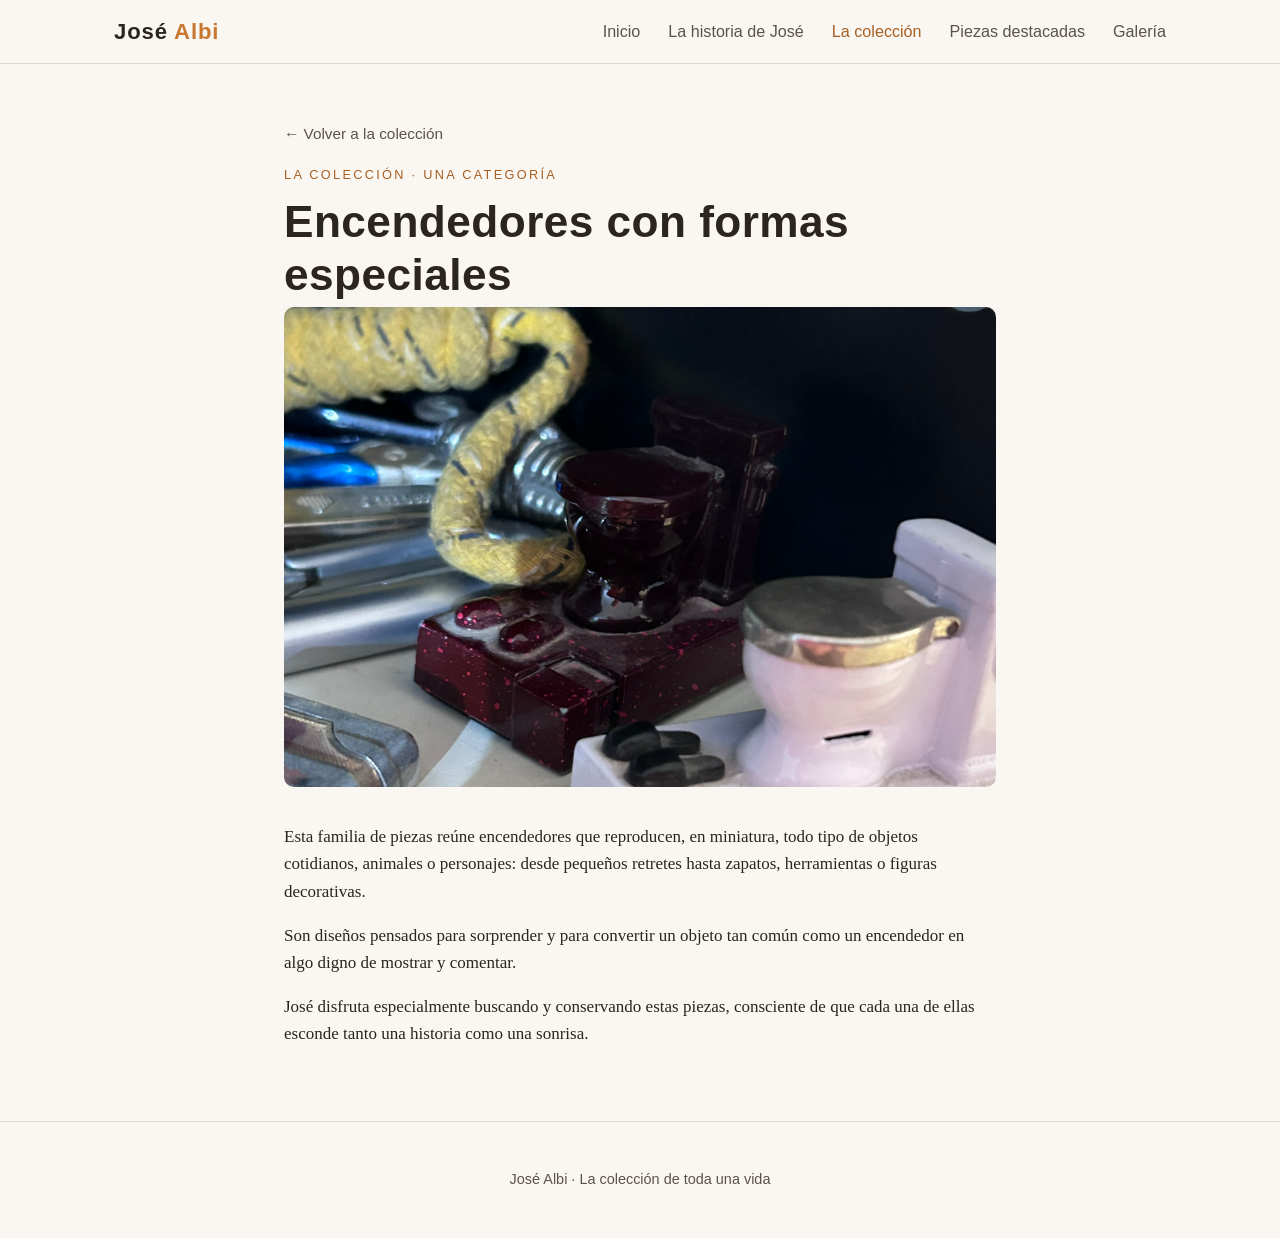
<file: categorias/formas-especiales.html>
<!DOCTYPE html>
<html lang="es">
<head>
  <meta charset="UTF-8">
  <meta name="viewport" content="width=device-width, initial-scale=1.0">
  <title>Encendedores con formas especiales — José Albi</title>
  <link rel="stylesheet" href="../css/style.css">
</head>
<body>
  <header class="site-header">
    <div class="container">
      <a class="logo" href="../index.html">José <span>Albi</span></a>
      <button class="nav-toggle" aria-label="Abrir menú" aria-expanded="false">☰</button>
      <nav class="main-nav" aria-label="Navegación principal">
        <ul>
          <li><a href="../index.html">Inicio</a></li>
          <li><a href="../historia.html">La historia de José</a></li>
          <li><a href="../coleccion.html" aria-current="page">La colección</a></li>
          <li><a href="../destacadas.html">Piezas destacadas</a></li>
          <li><a href="../galeria.html">Galería</a></li>
        </ul>
      </nav>
    </div>
  </header>

  <main>
    <section>
      <div class="container" style="max-width: 760px;">
        <a class="back-link" href="../coleccion.html">&larr; Volver a la colección</a>
        <p class="eyebrow">La colección · Una categoría</p>
        <h1 class="title" style="font-size: clamp(1.8rem, 4vw, 2.6rem);">Encendedores con formas especiales</h1>

        <img class="category-photo" src="../colección/3DC3E6B9-7AE1-4DD2-9A76-E4AEEB80413E_1_102_a.jpeg" alt="Encendedores con forma de pequeños retretes en miniatura, una de las piezas más curiosas de la colección">

        <p>
          Esta familia de piezas reúne encendedores que reproducen, en
          miniatura, todo tipo de objetos cotidianos, animales o personajes:
          desde pequeños retretes hasta zapatos, herramientas o figuras
          decorativas.
        </p>
        <p>
          Son diseños pensados para sorprender y para convertir un objeto tan
          común como un encendedor en algo digno de mostrar y comentar.
        </p>
        <p>
          José disfruta especialmente buscando y conservando estas piezas,
          consciente de que cada una de ellas esconde tanto una historia como
          una sonrisa.
        </p>
      </div>
    </section>
  </main>

  <footer class="site-footer">
    <div class="container">
      <p>José Albi · La colección de toda una vida</p>
    </div>
  </footer>

  <script src="../js/main.js"></script>
</body>
</html>
</file>
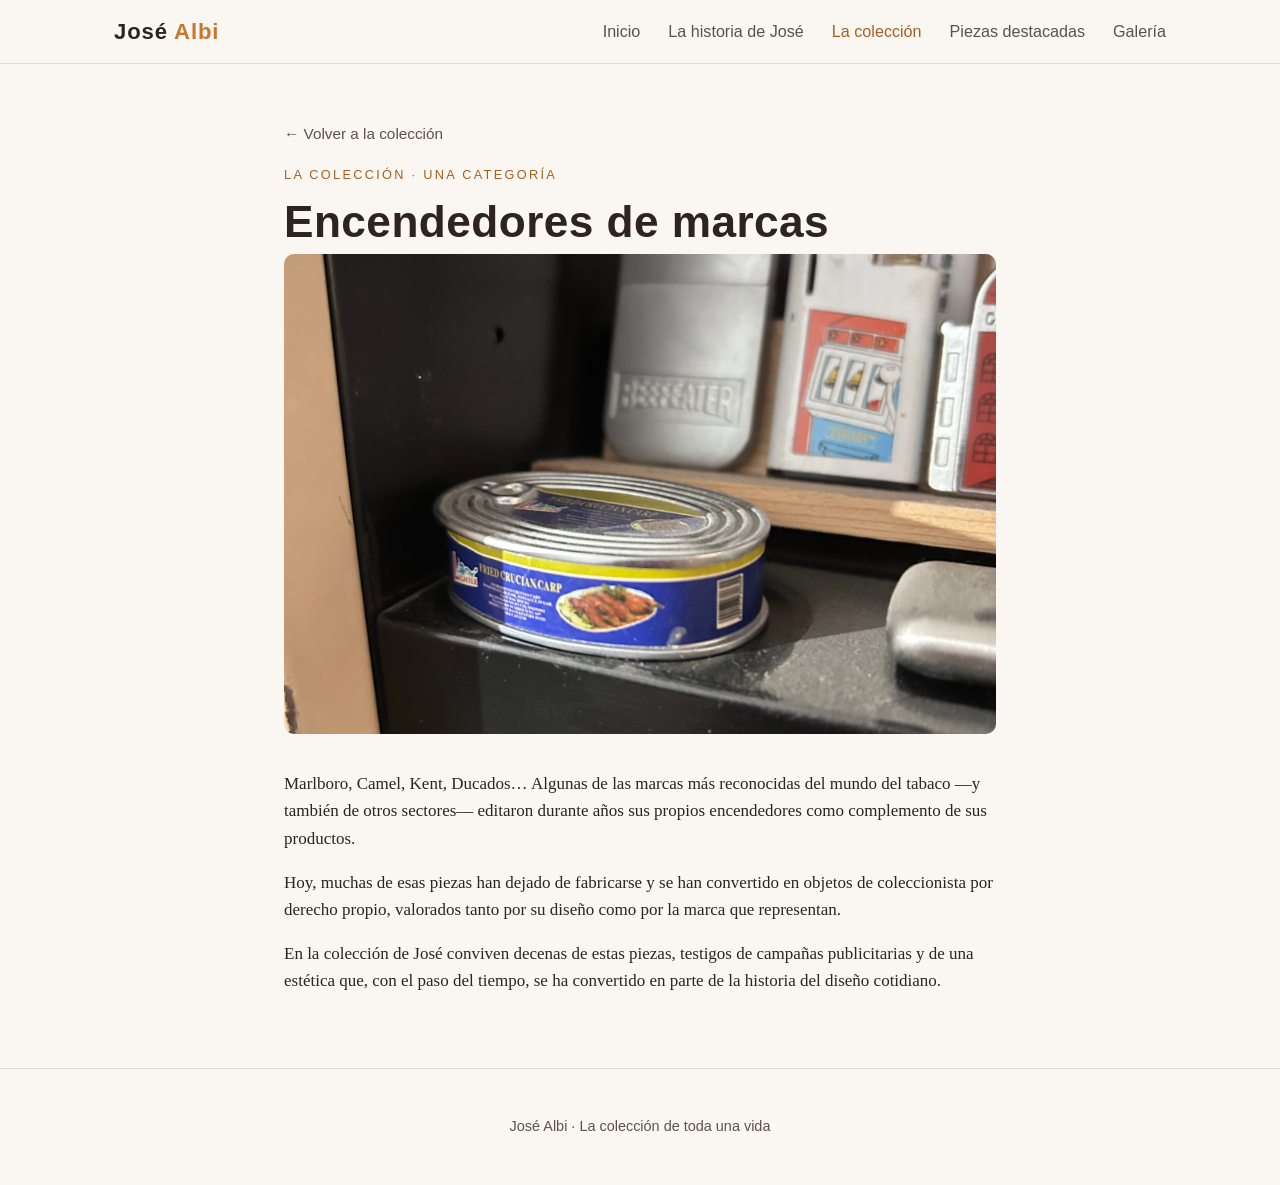
<file: categorias/marcas.html>
<!DOCTYPE html>
<html lang="es">
<head>
  <meta charset="UTF-8">
  <meta name="viewport" content="width=device-width, initial-scale=1.0">
  <title>Encendedores de marcas — José Albi</title>
  <link rel="stylesheet" href="../css/style.css">
</head>
<body>
  <header class="site-header">
    <div class="container">
      <a class="logo" href="../index.html">José <span>Albi</span></a>
      <button class="nav-toggle" aria-label="Abrir menú" aria-expanded="false">☰</button>
      <nav class="main-nav" aria-label="Navegación principal">
        <ul>
          <li><a href="../index.html">Inicio</a></li>
          <li><a href="../historia.html">La historia de José</a></li>
          <li><a href="../coleccion.html" aria-current="page">La colección</a></li>
          <li><a href="../destacadas.html">Piezas destacadas</a></li>
          <li><a href="../galeria.html">Galería</a></li>
        </ul>
      </nav>
    </div>
  </header>

  <main>
    <section>
      <div class="container" style="max-width: 760px;">
        <a class="back-link" href="../coleccion.html">&larr; Volver a la colección</a>
        <p class="eyebrow">La colección · Una categoría</p>
        <h1 class="title" style="font-size: clamp(1.8rem, 4vw, 2.6rem);">Encendedores de marcas</h1>

        <img class="category-photo" src="../colección/F8B59A17-6491-4B8B-8C6A-EE9F5F832579_1_102_a.jpeg" alt="Encendedores y cajas antiguas de marcas reconocidas como Marlboro, Camel y Kent">

        <p>
          Marlboro, Camel, Kent, Ducados… Algunas de las marcas más
          reconocidas del mundo del tabaco —y también de otros sectores—
          editaron durante años sus propios encendedores como complemento de
          sus productos.
        </p>
        <p>
          Hoy, muchas de esas piezas han dejado de fabricarse y se han
          convertido en objetos de coleccionista por derecho propio,
          valorados tanto por su diseño como por la marca que representan.
        </p>
        <p>
          En la colección de José conviven decenas de estas piezas, testigos
          de campañas publicitarias y de una estética que, con el paso del
          tiempo, se ha convertido en parte de la historia del diseño
          cotidiano.
        </p>
      </div>
    </section>
  </main>

  <footer class="site-footer">
    <div class="container">
      <p>José Albi · La colección de toda una vida</p>
    </div>
  </footer>

  <script src="../js/main.js"></script>
</body>
</html>
</file>
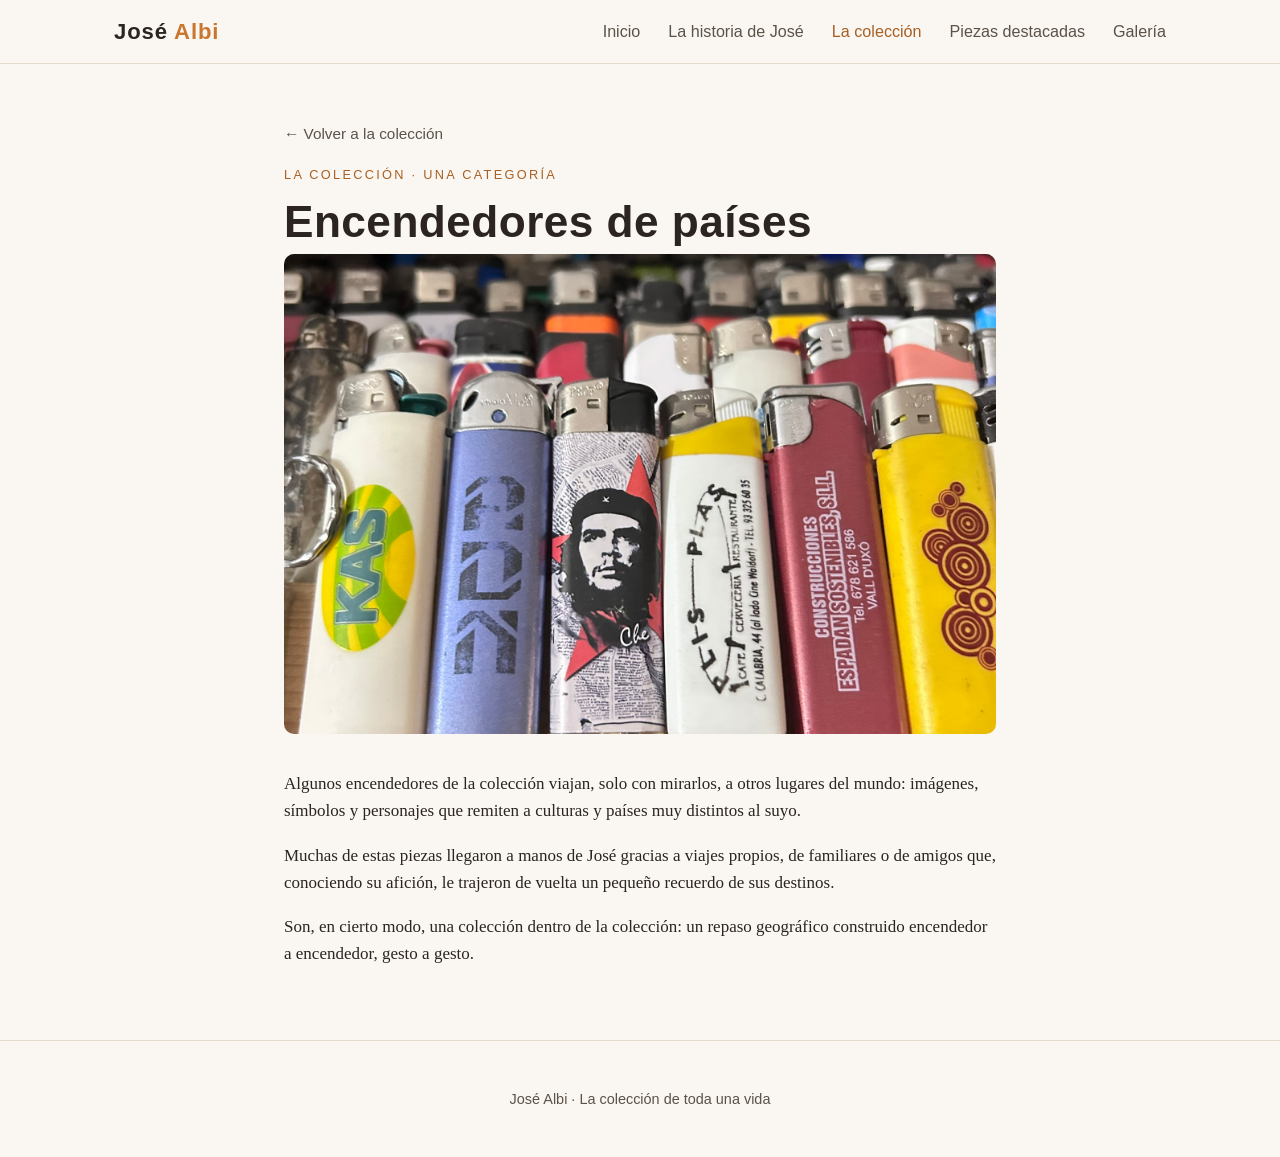
<file: categorias/paises.html>
<!DOCTYPE html>
<html lang="es">
<head>
  <meta charset="UTF-8">
  <meta name="viewport" content="width=device-width, initial-scale=1.0">
  <title>Encendedores de países — José Albi</title>
  <link rel="stylesheet" href="../css/style.css">
</head>
<body>
  <header class="site-header">
    <div class="container">
      <a class="logo" href="../index.html">José <span>Albi</span></a>
      <button class="nav-toggle" aria-label="Abrir menú" aria-expanded="false">☰</button>
      <nav class="main-nav" aria-label="Navegación principal">
        <ul>
          <li><a href="../index.html">Inicio</a></li>
          <li><a href="../historia.html">La historia de José</a></li>
          <li><a href="../coleccion.html" aria-current="page">La colección</a></li>
          <li><a href="../destacadas.html">Piezas destacadas</a></li>
          <li><a href="../galeria.html">Galería</a></li>
        </ul>
      </nav>
    </div>
  </header>

  <main>
    <section>
      <div class="container" style="max-width: 760px;">
        <a class="back-link" href="../coleccion.html">&larr; Volver a la colección</a>
        <p class="eyebrow">La colección · Una categoría</p>
        <h1 class="title" style="font-size: clamp(1.8rem, 4vw, 2.6rem);">Encendedores de países</h1>

        <img class="category-photo" src="../colección/0DBDCC2C-C46E-46F0-8FC6-68655EDA6187_1_102_a.jpeg" alt="Encendedor decorado con la imagen del Che Guevara junto a otras piezas singulares">

        <p>
          Algunos encendedores de la colección viajan, solo con mirarlos, a
          otros lugares del mundo: imágenes, símbolos y personajes que
          remiten a culturas y países muy distintos al suyo.
        </p>
        <p>
          Muchas de estas piezas llegaron a manos de José gracias a viajes
          propios, de familiares o de amigos que, conociendo su afición, le
          trajeron de vuelta un pequeño recuerdo de sus destinos.
        </p>
        <p>
          Son, en cierto modo, una colección dentro de la colección: un
          repaso geográfico construido encendedor a encendedor, gesto a
          gesto.
        </p>
      </div>
    </section>
  </main>

  <footer class="site-footer">
    <div class="container">
      <p>José Albi · La colección de toda una vida</p>
    </div>
  </footer>

  <script src="../js/main.js"></script>
</body>
</html>
</file>
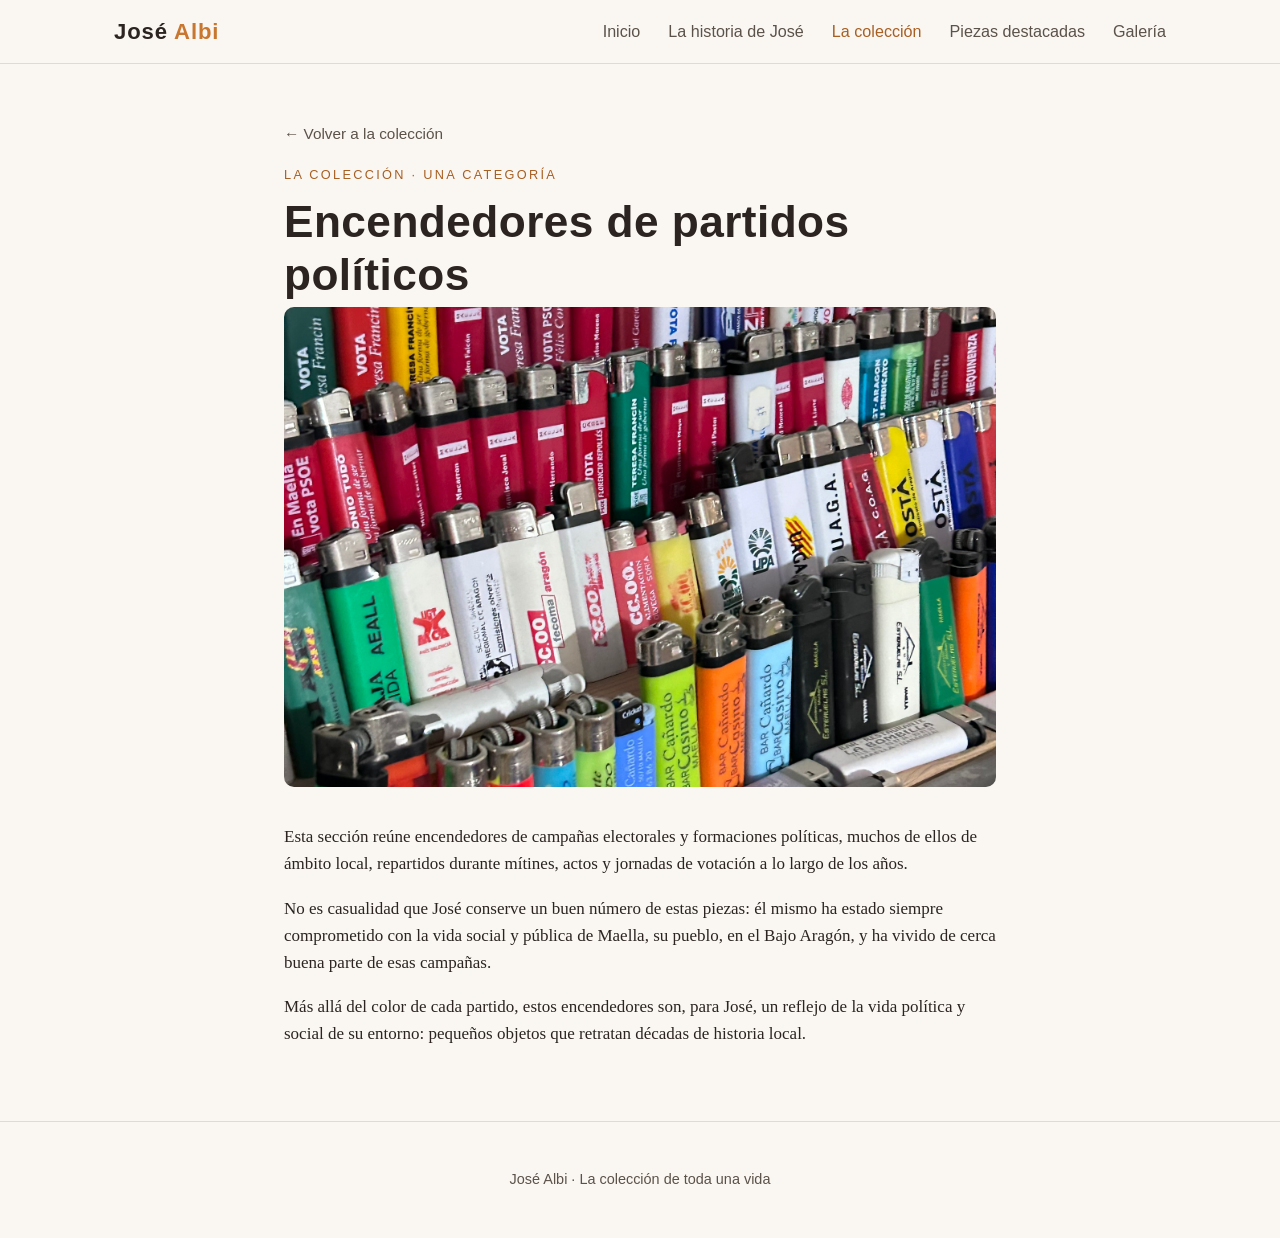
<file: categorias/politicos.html>
<!DOCTYPE html>
<html lang="es">
<head>
  <meta charset="UTF-8">
  <meta name="viewport" content="width=device-width, initial-scale=1.0">
  <title>Encendedores de partidos políticos — José Albi</title>
  <link rel="stylesheet" href="../css/style.css">
</head>
<body>
  <header class="site-header">
    <div class="container">
      <a class="logo" href="../index.html">José <span>Albi</span></a>
      <button class="nav-toggle" aria-label="Abrir menú" aria-expanded="false">☰</button>
      <nav class="main-nav" aria-label="Navegación principal">
        <ul>
          <li><a href="../index.html">Inicio</a></li>
          <li><a href="../historia.html">La historia de José</a></li>
          <li><a href="../coleccion.html" aria-current="page">La colección</a></li>
          <li><a href="../destacadas.html">Piezas destacadas</a></li>
          <li><a href="../galeria.html">Galería</a></li>
        </ul>
      </nav>
    </div>
  </header>

  <main>
    <section>
      <div class="container" style="max-width: 760px;">
        <a class="back-link" href="../coleccion.html">&larr; Volver a la colección</a>
        <p class="eyebrow">La colección · Una categoría</p>
        <h1 class="title" style="font-size: clamp(1.8rem, 4vw, 2.6rem);">Encendedores de partidos políticos</h1>

        <img class="category-photo" src="../colección/878B7CD3-D8D2-4DA0-B749-65076C85F03B_1_102_a.jpeg" alt="Encendedores de campañas y partidos políticos locales en distintos colores">

        <p>
          Esta sección reúne encendedores de campañas electorales y
          formaciones políticas, muchos de ellos de ámbito local, repartidos
          durante mítines, actos y jornadas de votación a lo largo de los
          años.
        </p>
        <p>
          No es casualidad que José conserve un buen número de estas piezas:
          él mismo ha estado siempre comprometido con la vida social y
          pública de Maella, su pueblo, en el Bajo Aragón, y ha vivido de
          cerca buena parte de esas campañas.
        </p>
        <p>
          Más allá del color de cada partido, estos encendedores son, para
          José, un reflejo de la vida política y social de su entorno:
          pequeños objetos que retratan décadas de historia local.
        </p>
      </div>
    </section>
  </main>

  <footer class="site-footer">
    <div class="container">
      <p>José Albi · La colección de toda una vida</p>
    </div>
  </footer>

  <script src="../js/main.js"></script>
</body>
</html>
</file>
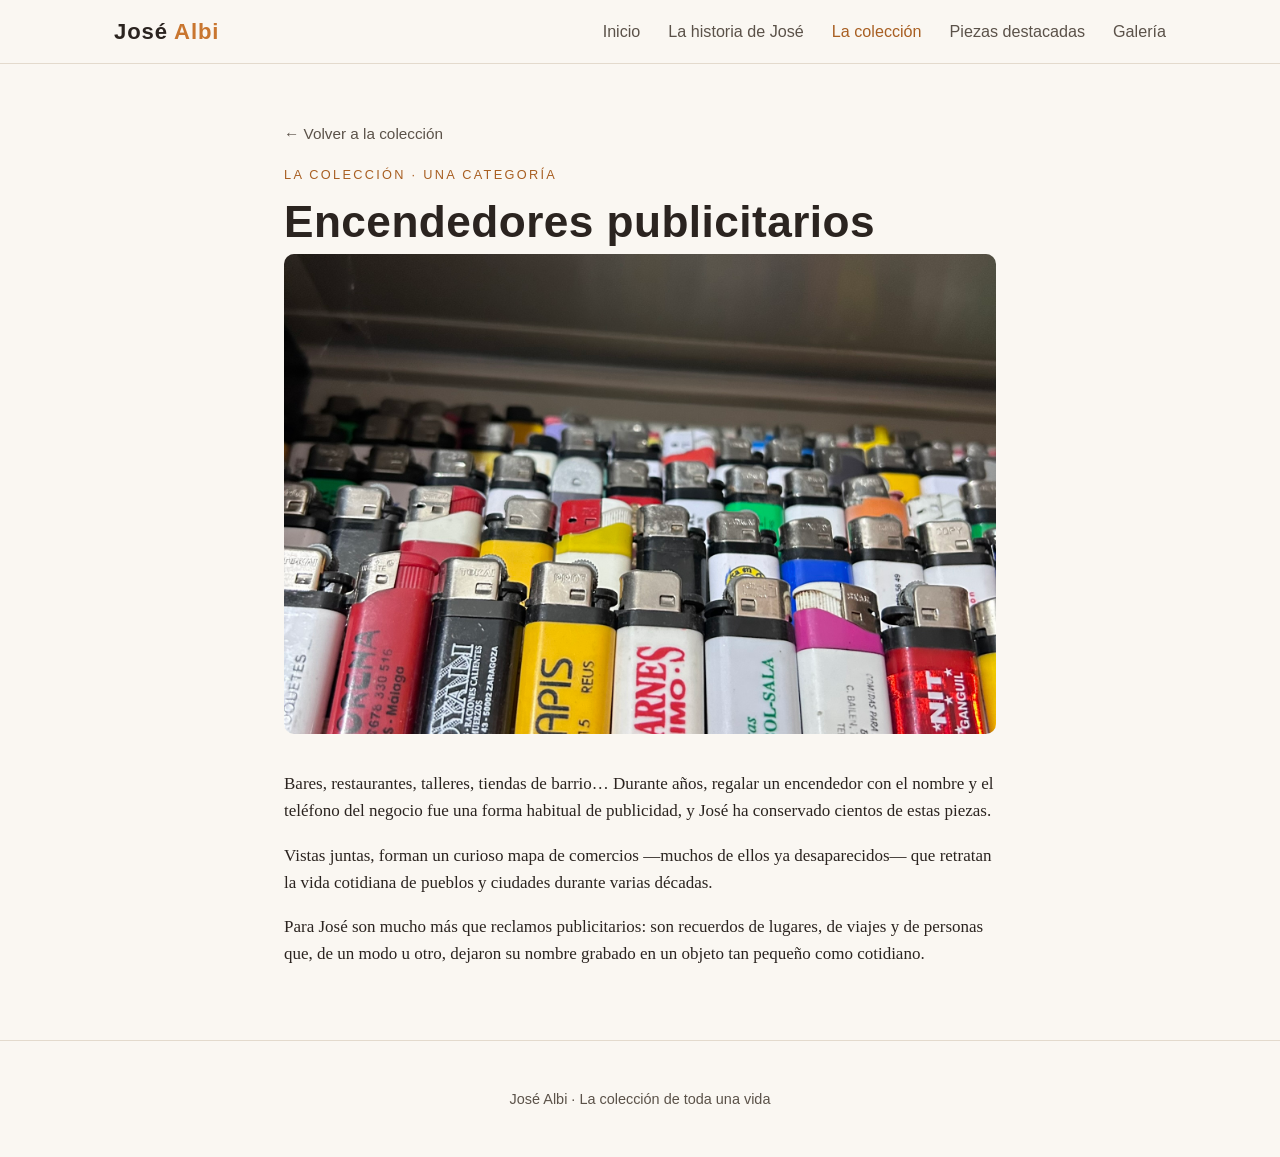
<file: categorias/publicitarios.html>
<!DOCTYPE html>
<html lang="es">
<head>
  <meta charset="UTF-8">
  <meta name="viewport" content="width=device-width, initial-scale=1.0">
  <title>Encendedores publicitarios — José Albi</title>
  <link rel="stylesheet" href="../css/style.css">
</head>
<body>
  <header class="site-header">
    <div class="container">
      <a class="logo" href="../index.html">José <span>Albi</span></a>
      <button class="nav-toggle" aria-label="Abrir menú" aria-expanded="false">☰</button>
      <nav class="main-nav" aria-label="Navegación principal">
        <ul>
          <li><a href="../index.html">Inicio</a></li>
          <li><a href="../historia.html">La historia de José</a></li>
          <li><a href="../coleccion.html" aria-current="page">La colección</a></li>
          <li><a href="../destacadas.html">Piezas destacadas</a></li>
          <li><a href="../galeria.html">Galería</a></li>
        </ul>
      </nav>
    </div>
  </header>

  <main>
    <section>
      <div class="container" style="max-width: 760px;">
        <a class="back-link" href="../coleccion.html">&larr; Volver a la colección</a>
        <p class="eyebrow">La colección · Una categoría</p>
        <h1 class="title" style="font-size: clamp(1.8rem, 4vw, 2.6rem);">Encendedores publicitarios</h1>

        <img class="category-photo" src="../colección/48BE9F18-5BFC-44A1-A3B0-7DC5B0DA4E6B_1_102_a.jpeg" alt="Encendedores con anuncios de bares y restaurantes acumulados con los años">

        <p>
          Bares, restaurantes, talleres, tiendas de barrio… Durante años,
          regalar un encendedor con el nombre y el teléfono del negocio fue
          una forma habitual de publicidad, y José ha conservado cientos de
          estas piezas.
        </p>
        <p>
          Vistas juntas, forman un curioso mapa de comercios —muchos de ellos
          ya desaparecidos— que retratan la vida cotidiana de pueblos y
          ciudades durante varias décadas.
        </p>
        <p>
          Para José son mucho más que reclamos publicitarios: son recuerdos
          de lugares, de viajes y de personas que, de un modo u otro, dejaron
          su nombre grabado en un objeto tan pequeño como cotidiano.
        </p>
      </div>
    </section>
  </main>

  <footer class="site-footer">
    <div class="container">
      <p>José Albi · La colección de toda una vida</p>
    </div>
  </footer>

  <script src="../js/main.js"></script>
</body>
</html>
</file>
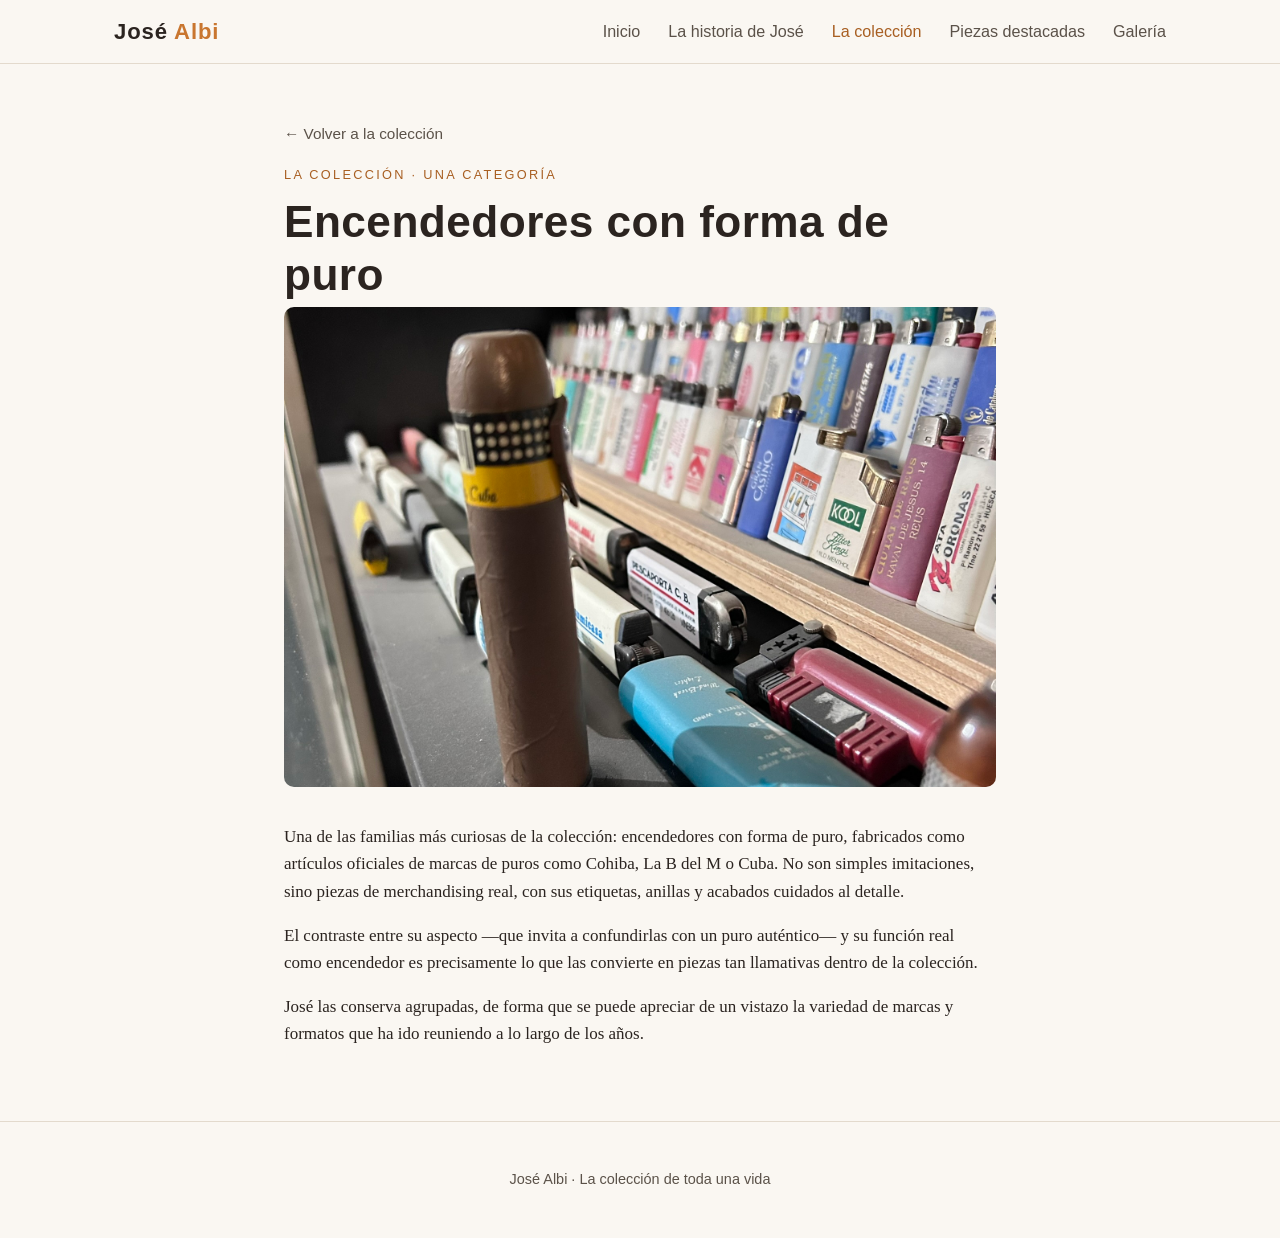
<file: categorias/puros.html>
<!DOCTYPE html>
<html lang="es">
<head>
  <meta charset="UTF-8">
  <meta name="viewport" content="width=device-width, initial-scale=1.0">
  <title>Encendedores con forma de puro — José Albi</title>
  <link rel="stylesheet" href="../css/style.css">
</head>
<body>
  <header class="site-header">
    <div class="container">
      <a class="logo" href="../index.html">José <span>Albi</span></a>
      <button class="nav-toggle" aria-label="Abrir menú" aria-expanded="false">☰</button>
      <nav class="main-nav" aria-label="Navegación principal">
        <ul>
          <li><a href="../index.html">Inicio</a></li>
          <li><a href="../historia.html">La historia de José</a></li>
          <li><a href="../coleccion.html" aria-current="page">La colección</a></li>
          <li><a href="../destacadas.html">Piezas destacadas</a></li>
          <li><a href="../galeria.html">Galería</a></li>
        </ul>
      </nav>
    </div>
  </header>

  <main>
    <section>
      <div class="container" style="max-width: 760px;">
        <a class="back-link" href="../coleccion.html">&larr; Volver a la colección</a>
        <p class="eyebrow">La colección · Una categoría</p>
        <h1 class="title" style="font-size: clamp(1.8rem, 4vw, 2.6rem);">Encendedores con forma de puro</h1>

        <img class="category-photo" src="../colección/ED156CED-5D1F-4C1E-9534-E612003A75CF_1_102_a.jpeg" alt="Encendedor con forma de puro de la marca Cuba, expuesto junto a una larga fila de mecheros">

        <p>
          Una de las familias más curiosas de la colección: encendedores con
          forma de puro, fabricados como artículos oficiales de marcas de
          puros como Cohiba, La B del M o Cuba. No son simples imitaciones,
          sino piezas de merchandising real, con sus etiquetas, anillas y
          acabados cuidados al detalle.
        </p>
        <p>
          El contraste entre su aspecto —que invita a confundirlas con un
          puro auténtico— y su función real como encendedor es precisamente
          lo que las convierte en piezas tan llamativas dentro de la
          colección.
        </p>
        <p>
          José las conserva agrupadas, de forma que se puede apreciar de un
          vistazo la variedad de marcas y formatos que ha ido reuniendo a lo
          largo de los años.
        </p>
      </div>
    </section>
  </main>

  <footer class="site-footer">
    <div class="container">
      <p>José Albi · La colección de toda una vida</p>
    </div>
  </footer>

  <script src="../js/main.js"></script>
</body>
</html>
</file>
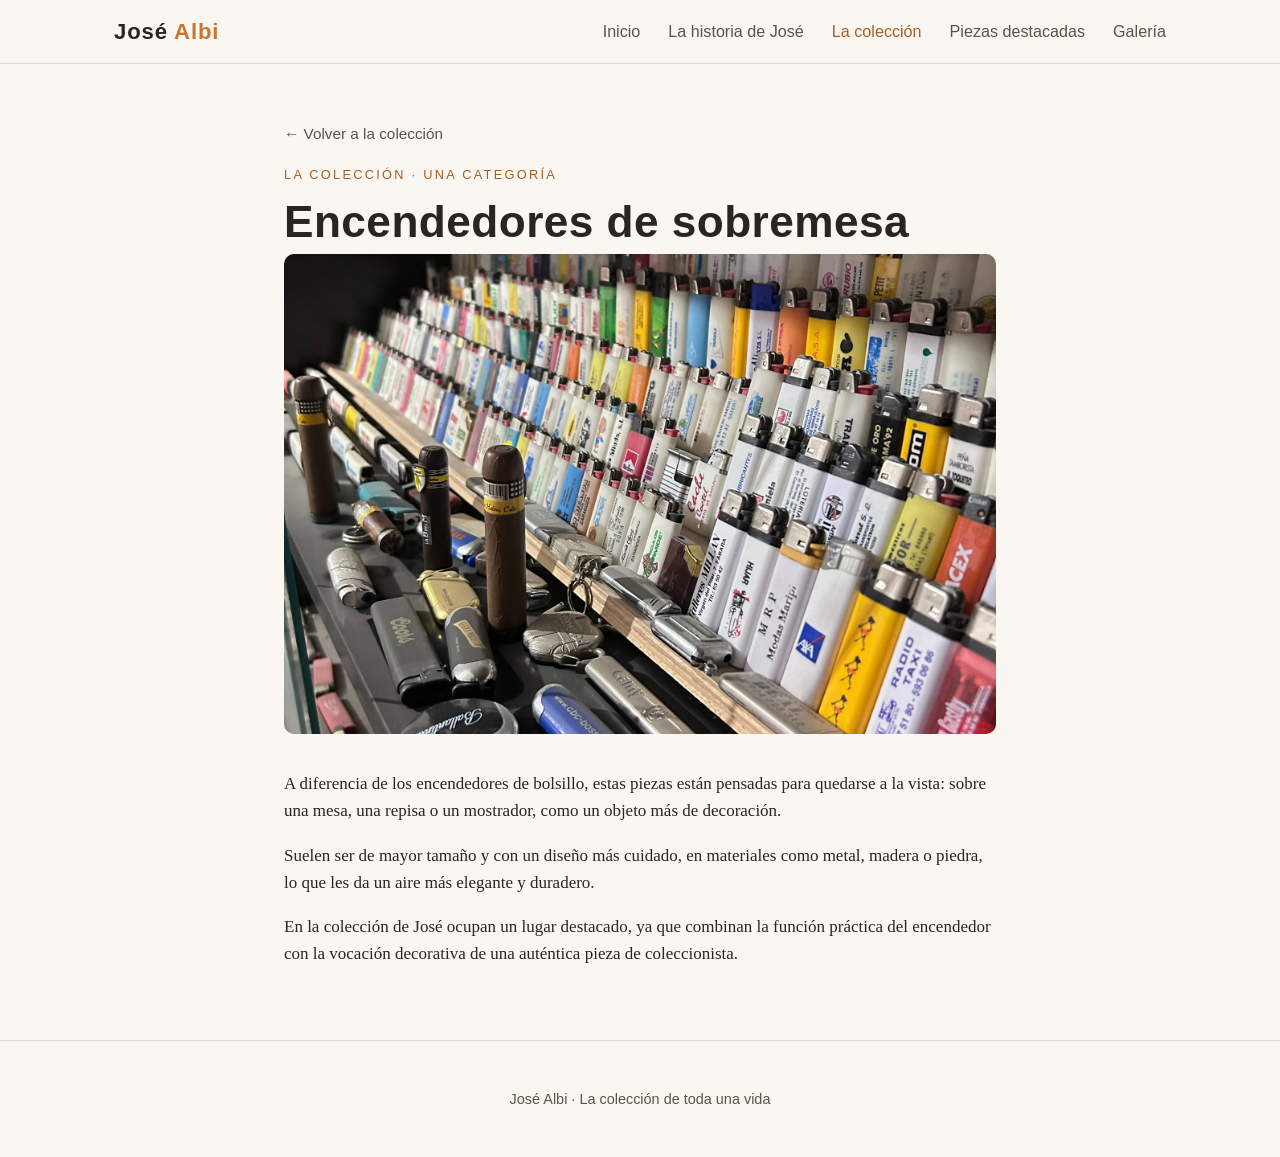
<file: categorias/sobremesa.html>
<!DOCTYPE html>
<html lang="es">
<head>
  <meta charset="UTF-8">
  <meta name="viewport" content="width=device-width, initial-scale=1.0">
  <title>Encendedores de sobremesa — José Albi</title>
  <link rel="stylesheet" href="../css/style.css">
</head>
<body>
  <header class="site-header">
    <div class="container">
      <a class="logo" href="../index.html">José <span>Albi</span></a>
      <button class="nav-toggle" aria-label="Abrir menú" aria-expanded="false">☰</button>
      <nav class="main-nav" aria-label="Navegación principal">
        <ul>
          <li><a href="../index.html">Inicio</a></li>
          <li><a href="../historia.html">La historia de José</a></li>
          <li><a href="../coleccion.html" aria-current="page">La colección</a></li>
          <li><a href="../destacadas.html">Piezas destacadas</a></li>
          <li><a href="../galeria.html">Galería</a></li>
        </ul>
      </nav>
    </div>
  </header>

  <main>
    <section>
      <div class="container" style="max-width: 760px;">
        <a class="back-link" href="../coleccion.html">&larr; Volver a la colección</a>
        <p class="eyebrow">La colección · Una categoría</p>
        <h1 class="title" style="font-size: clamp(1.8rem, 4vw, 2.6rem);">Encendedores de sobremesa</h1>

        <img class="category-photo" src="../colección/AA9E5A08-5421-48D4-BB56-C6C11E9CA771_1_102_a.jpeg" alt="Encendedores de mesa expuestos junto a otras piezas de mayor tamaño">

        <p>
          A diferencia de los encendedores de bolsillo, estas piezas están
          pensadas para quedarse a la vista: sobre una mesa, una repisa o un
          mostrador, como un objeto más de decoración.
        </p>
        <p>
          Suelen ser de mayor tamaño y con un diseño más cuidado, en
          materiales como metal, madera o piedra, lo que les da un aire más
          elegante y duradero.
        </p>
        <p>
          En la colección de José ocupan un lugar destacado, ya que combinan
          la función práctica del encendedor con la vocación decorativa de
          una auténtica pieza de coleccionista.
        </p>
      </div>
    </section>
  </main>

  <footer class="site-footer">
    <div class="container">
      <p>José Albi · La colección de toda una vida</p>
    </div>
  </footer>

  <script src="../js/main.js"></script>
</body>
</html>
</file>
<file: css/style.css>
/* Jalbi — La colección de José Albi */

:root {
  --color-bg: #faf7f2;
  --color-bg-alt: #f0eadf;
  --color-ink: #2b2420;
  --color-ink-soft: #5b5249;
  --color-accent: #c9762f;
  --color-accent-dark: #a85f22;
  --color-line: #e3dacd;
  --max-width: 1100px;
  --radius: 10px;
  font-size: 17px;
}

* {
  box-sizing: border-box;
}

html {
  scroll-behavior: smooth;
}

body {
  margin: 0;
  font-family: "Georgia", "Iowan Old Style", serif;
  background: var(--color-bg);
  color: var(--color-ink);
  line-height: 1.6;
}

img {
  max-width: 100%;
  display: block;
}

a {
  color: var(--color-accent-dark);
}

h1, h2, h3 {
  font-family: "Helvetica Neue", Arial, sans-serif;
  line-height: 1.2;
  letter-spacing: 0.01em;
  color: var(--color-ink);
}

.container {
  max-width: var(--max-width);
  margin: 0 auto;
  padding: 0 24px;
}

/* Header / navegación */

.site-header {
  position: sticky;
  top: 0;
  z-index: 50;
  background: rgba(250, 247, 242, 0.92);
  backdrop-filter: blur(6px);
  border-bottom: 1px solid var(--color-line);
}

.site-header .container {
  display: flex;
  align-items: center;
  justify-content: space-between;
  padding-top: 14px;
  padding-bottom: 14px;
}

.logo {
  font-family: "Helvetica Neue", Arial, sans-serif;
  font-weight: 700;
  font-size: 1.3rem;
  text-decoration: none;
  color: var(--color-ink);
  letter-spacing: 0.04em;
}

.logo span {
  color: var(--color-accent);
}

.nav-toggle {
  display: none;
  background: none;
  border: 1px solid var(--color-line);
  border-radius: 8px;
  font-size: 1.4rem;
  padding: 6px 12px;
  cursor: pointer;
  color: var(--color-ink);
}

.main-nav ul {
  display: flex;
  gap: 28px;
  list-style: none;
  margin: 0;
  padding: 0;
}

.main-nav a {
  text-decoration: none;
  color: var(--color-ink-soft);
  font-family: "Helvetica Neue", Arial, sans-serif;
  font-size: 0.95rem;
  font-weight: 500;
  transition: color 0.15s ease;
}

.main-nav a:hover,
.main-nav a[aria-current="page"] {
  color: var(--color-accent-dark);
}

/* Hero */

.hero {
  padding: 64px 0 56px;
}

.hero-grid {
  display: grid;
  grid-template-columns: 1.1fr 1fr;
  gap: 40px;
  align-items: center;
}

.hero-photos {
  display: grid;
  grid-template-columns: 1fr 1fr;
  gap: 16px;
}

.hero-photos figure {
  margin: 0;
}

.hero-photos img {
  border-radius: var(--radius);
  aspect-ratio: 4 / 5;
  object-fit: cover;
  width: 100%;
}

.hero-photos figcaption {
  margin-top: 6px;
  font-size: 0.8rem;
  color: var(--color-ink-soft);
  font-family: "Helvetica Neue", Arial, sans-serif;
}

.placeholder-photo {
  display: flex;
  align-items: center;
  justify-content: center;
  text-align: center;
  background: var(--color-bg-alt);
  border: 1px dashed var(--color-line);
  border-radius: var(--radius);
  aspect-ratio: 4 / 5;
  color: var(--color-ink-soft);
  font-family: "Helvetica Neue", Arial, sans-serif;
  font-size: 0.85rem;
  padding: 16px;
}

.eyebrow {
  font-family: "Helvetica Neue", Arial, sans-serif;
  text-transform: uppercase;
  letter-spacing: 0.18em;
  font-size: 0.75rem;
  color: var(--color-accent-dark);
  margin: 0 0 10px;
}

h1.title {
  font-size: clamp(2.2rem, 5vw, 3.2rem);
  margin: 0 0 6px;
}

.subtitle {
  font-size: clamp(1.1rem, 2.4vw, 1.4rem);
  color: var(--color-ink-soft);
  margin: 0 0 22px;
  font-family: "Helvetica Neue", Arial, sans-serif;
  font-weight: 300;
}

.lead {
  font-size: 1.08rem;
  margin: 0 0 28px;
  max-width: 50ch;
}

/* Botones / CTA */

.cta-group {
  display: flex;
  flex-wrap: wrap;
  gap: 14px;
}

.btn {
  display: inline-block;
  font-family: "Helvetica Neue", Arial, sans-serif;
  font-weight: 600;
  font-size: 0.95rem;
  text-decoration: none;
  padding: 13px 28px;
  border-radius: 999px;
  transition: transform 0.15s ease, background 0.15s ease, color 0.15s ease;
}

.btn-primary {
  background: var(--color-accent);
  color: #fff;
}

.btn-primary:hover {
  background: var(--color-accent-dark);
  transform: translateY(-1px);
}

.btn-secondary {
  background: transparent;
  color: var(--color-ink);
  border: 1px solid var(--color-ink);
}

.btn-secondary:hover {
  border-color: var(--color-accent-dark);
  color: var(--color-accent-dark);
  transform: translateY(-1px);
}

/* Secciones generales */

section {
  padding: 56px 0;
}

section + section {
  border-top: 1px solid var(--color-line);
}

.section-head {
  max-width: 64ch;
  margin: 0 0 36px;
}

.section-head h2 {
  font-size: clamp(1.6rem, 3.4vw, 2.2rem);
  margin: 0 0 12px;
}

.section-head p {
  color: var(--color-ink-soft);
  margin: 0;
}

/* Tarjetas / cuadrículas */

.grid {
  display: grid;
  gap: 28px;
}

.grid-3 {
  grid-template-columns: repeat(3, 1fr);
}

.grid-2 {
  grid-template-columns: repeat(2, 1fr);
}

.card {
  background: #fff;
  border: 1px solid var(--color-line);
  border-radius: var(--radius);
  overflow: hidden;
}

a.card {
  display: block;
  text-decoration: none;
  color: inherit;
  transition: transform 0.15s ease, box-shadow 0.15s ease;
}

a.card:hover {
  transform: translateY(-3px);
  box-shadow: 0 14px 30px rgba(43, 36, 32, 0.1);
}

.card img {
  width: 100%;
  aspect-ratio: 4 / 3;
  object-fit: cover;
}

.card-body {
  padding: 20px;
}

.card-body h3 {
  margin: 0 0 8px;
  font-size: 1.15rem;
}

.card-body p {
  margin: 0;
  color: var(--color-ink-soft);
  font-size: 0.96rem;
}

.card-meta {
  font-family: "Helvetica Neue", Arial, sans-serif;
  text-transform: uppercase;
  letter-spacing: 0.08em;
  font-size: 0.72rem;
  color: var(--color-accent-dark);
  margin: 0 0 6px;
}

/* Bloques de historia */

.story-block {
  display: grid;
  grid-template-columns: 1fr 1fr;
  gap: 40px;
  align-items: center;
  padding: 36px 0;
}

.story-block:nth-child(even) .story-text {
  order: 2;
}

.story-block img,
.story-block .placeholder-photo {
  border-radius: var(--radius);
  aspect-ratio: 4 / 3;
  object-fit: cover;
  width: 100%;
}

/* Fotos de producto sobre fondo blanco: se muestran completas, sin recortar */
.story-block img.story-photo-contain {
  object-fit: contain;
  background: #fff;
  border: 1px solid var(--color-line);
  padding: 28px;
}

.story-text h3 {
  font-size: 1.4rem;
  margin: 0 0 12px;
}

.story-text p {
  color: var(--color-ink-soft);
  margin: 0 0 12px;
}

/* Cita / texto destacado */

.category-photo {
  width: 100%;
  max-height: 480px;
  object-fit: cover;
  border-radius: var(--radius);
  margin: 0 0 36px;
}

.back-link {
  display: inline-block;
  font-family: "Helvetica Neue", Arial, sans-serif;
  font-size: 0.9rem;
  text-decoration: none;
  color: var(--color-ink-soft);
  margin-bottom: 18px;
}

.back-link:hover {
  color: var(--color-accent-dark);
}

.pull-quote {
  font-family: "Georgia", serif;
  font-style: italic;
  font-size: 1.25rem;
  color: var(--color-ink);
  border-left: 3px solid var(--color-accent);
  padding-left: 22px;
  margin: 32px 0;
  max-width: 60ch;
}

/* Galería */

.filter-bar {
  display: flex;
  flex-wrap: wrap;
  gap: 10px;
  margin-bottom: 32px;
}

.filter-btn {
  font-family: "Helvetica Neue", Arial, sans-serif;
  font-size: 0.88rem;
  font-weight: 500;
  background: #fff;
  border: 1px solid var(--color-line);
  border-radius: 999px;
  padding: 9px 20px;
  cursor: pointer;
  color: var(--color-ink-soft);
  transition: all 0.15s ease;
}

.filter-btn:hover {
  border-color: var(--color-accent);
  color: var(--color-accent-dark);
}

.filter-btn.active {
  background: var(--color-ink);
  border-color: var(--color-ink);
  color: #fff;
}

.gallery-grid {
  display: grid;
  grid-template-columns: repeat(4, 1fr);
  gap: 14px;
}

.gallery-item {
  border: none;
  padding: 0;
  background: none;
  cursor: zoom-in;
  border-radius: 8px;
  overflow: hidden;
  aspect-ratio: 1 / 1;
}

.gallery-item img {
  width: 100%;
  height: 100%;
  object-fit: cover;
  transition: transform 0.25s ease;
}

.gallery-item:hover img {
  transform: scale(1.06);
}

.gallery-item.is-hidden {
  display: none;
}

/* Lightbox */

.lightbox {
  position: fixed;
  inset: 0;
  background: rgba(20, 16, 12, 0.92);
  display: flex;
  align-items: center;
  justify-content: center;
  z-index: 100;
  padding: 24px;
}

.lightbox[hidden] {
  display: none;
}

.lightbox img {
  max-width: 90vw;
  max-height: 85vh;
  border-radius: 6px;
}

.lightbox-close {
  position: absolute;
  top: 24px;
  right: 28px;
  background: none;
  border: none;
  color: #fff;
  font-size: 2rem;
  line-height: 1;
  cursor: pointer;
}

/* Footer */

.site-footer {
  border-top: 1px solid var(--color-line);
  padding: 32px 0;
  text-align: center;
  color: var(--color-ink-soft);
  font-family: "Helvetica Neue", Arial, sans-serif;
  font-size: 0.85rem;
}

/* Responsive */

@media (max-width: 880px) {
  .hero-grid,
  .story-block,
  .story-block:nth-child(even) .story-text {
    grid-template-columns: 1fr;
    order: initial;
  }

  .story-block img,
  .story-block .placeholder-photo {
    order: -1;
  }

  .grid-3 {
    grid-template-columns: repeat(2, 1fr);
  }

  .gallery-grid {
    grid-template-columns: repeat(3, 1fr);
  }
}

@media (max-width: 640px) {
  .nav-toggle {
    display: inline-flex;
  }

  .main-nav {
    display: none;
    width: 100%;
  }

  .main-nav.is-open {
    display: block;
  }

  .site-header .container {
    flex-wrap: wrap;
  }

  .main-nav ul {
    flex-direction: column;
    gap: 4px;
    padding: 14px 0 6px;
  }

  .main-nav a {
    display: block;
    padding: 10px 0;
    border-top: 1px solid var(--color-line);
  }

  .grid-2,
  .grid-3 {
    grid-template-columns: 1fr;
  }

  .gallery-grid {
    grid-template-columns: repeat(2, 1fr);
  }

  .hero-photos {
    grid-template-columns: 1fr 1fr;
  }
}
</file>
